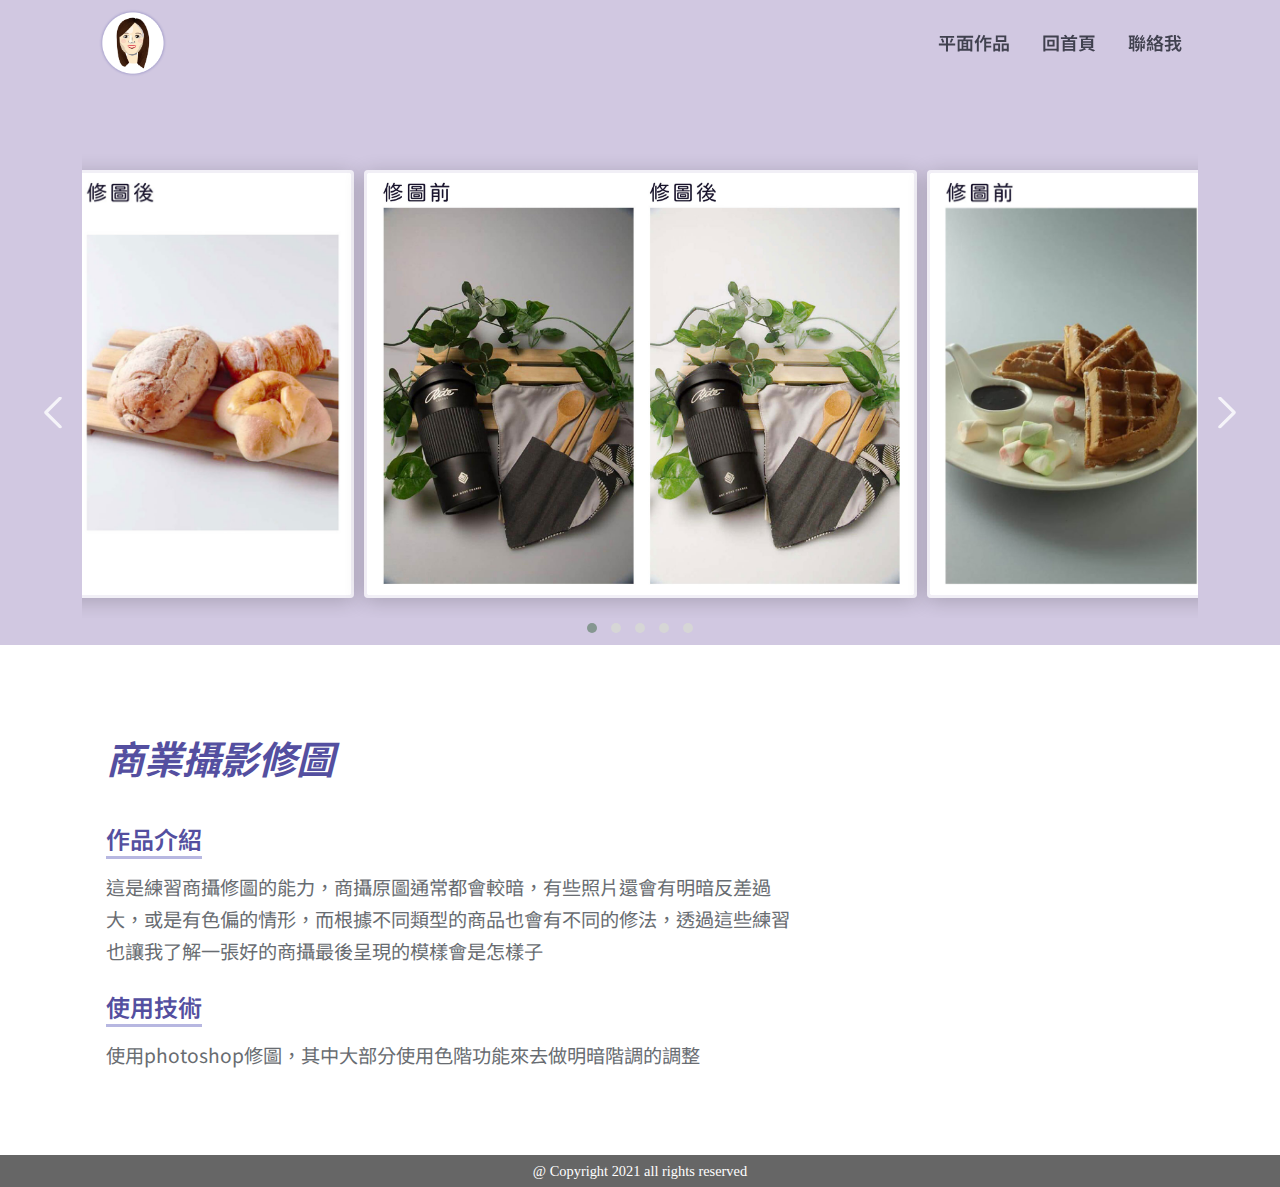
<file: works-eight.html>
<!DOCTYPE html>
<html lang="en">
<head>
	<meta charset="UTF-8">
	<meta name="viewport" content="width=device-width, initial-scale=1.0">
	<title>平面作品-修圖</title>
	<link rel="stylesheet" href="css/base.css">
	<link rel="stylesheet" href="vendor/normalize_css/normalize.css">
	<link rel="stylesheet" href="vendor/bootstrap_5-grid/bootstrap-grid.css">
	<link rel="stylesheet" href="vendor/fontawesome-free-5.15.3-web/css/all.min.css">
	<!-- <link rel="stylesheet" href="https://cdn.jsdelivr.net/bxslider/4.2.12/jquery.bxslider.css"> -->
	<link rel="stylesheet" href="vendor/OwlCarousel2-2.3.4/assets/owl.carousel.min.css">
	<link rel="stylesheet" href="vendor//OwlCarousel2-2.3.4/assets/owl.theme.default.min.css">
	<link rel="stylesheet" href="css/animate.css">
	<link rel="stylesheet" href="css/all.css">
</head>
<body>
	<div class="navbar">
		<div class="container">
			<a href="index.html" class="brand">
				<img src="image/icon/350ppi/brand2.png" alt="">
			</a>
			<ul class="nav">
				<li class="nav-item">
					<a href="index.html #design-works" class="nav-link">平面作品</a>
				</li>
				<li class="nav-item">
					<a href="index.html" class="nav-link">回首頁</a>
				</li>
				<li class="nav-item">
					<a href="index.html #about-me" class="nav-link">聯絡我</a>
				</li>
			</ul>
		</div>
	</div>
	<img class="menu" src="image/icon/menu_open.png" alt="">
	<header>	
	</header>
	<div class="wraper">
		
		<div id="ws-two" class="main hero-1">
			<div class="container">
				<div class="owl-carousel owl-theme imgwidth">
					<div class="image-con">
						<img src="image/works/photo/修圖/合併1.jpg" alt="">
					</div>
					<div class="image-con">
						<img src="image/works/photo/修圖/合併2.jpg" alt="">
					</div>
					<div class="image-con">
						<img src="image/works/photo/修圖/合併3.jpg" alt="">
					</div>
					<div class="image-con">
						<img src="image/works/photo/修圖/合併4.jpg" alt="">
					</div>
					<div class="image-con">
						<img src="image/works/photo/修圖/合併5.jpg" alt="">
						</div>
				</div>
			</div>
		</div>
		<div class="hero-2"></div>
		<section id="works-intro">
			<div class="container">
				<div class="row">
						<div class="col-lg-8 col-12 no-large js-fadeInLeft-2">
							<div class="title-bar m-md-4 m-3 ">
								<h2 class="big-title mb-4">商業攝影修圖</h2>
								<h4 class="title mb-3 ml-3"><span class="span">作品介紹</span></h4>
								<p class="para ml-3">這是練習商攝修圖的能力，商攝原圖通常都會較暗，有些照片還會有明暗反差過大，或是有色偏的情形，而根據不同類型的商品也會有不同的修法，透過這些練習也讓我了解一張好的商攝最後呈現的模樣會是怎樣子</p>
								<h4 class="title mb-3 ml-3 mt-4"><span class="span">使用技術</span></h4>
								<p class="para ml-3">使用photoshop修圖，其中大部分使用色階功能來去做明暗階調的調整</p>
								<!-- <h4 class="title mb-3 ml-3 mt-4"><span class="span">製作媒材</span></h4>
								<p class="para ml-3">平面設計、網頁設計、周邊商品、壓花</p> -->
							</div>
							</div>
				</div>
			</div>
		</section>
		<div class="hero-2"></div>
		<footer>
				<div class="copyright">
						<p class="pa">@ Copyright 2021 all rights reserved</p>
				</div>
		</footer>
	</div>
<script src="vendor/jquery/jquery-3.5.1.min.js"></script>
<script src="https://cdn.jsdelivr.net/npm/popper.js@1.16.1/dist/umd/popper.min.js" integrity="sha384-9/reFTGAW83EW2RDu2S0VKaIzap3H66lZH81PoYlFhbGU+6BZp6G7niu735Sk7lN" crossorigin="anonymous"></script>
<script src="https://cdn.jsdelivr.net/npm/bootstrap@4.5.3/dist/js/bootstrap.min.js" integrity="sha384-w1Q4orYjBQndcko6MimVbzY0tgp4pWB4lZ7lr30WKz0vr/aWKhXdBNmNb5D92v7s" crossorigin="anonymous"></script>
<script src="vendor/isotope/isotope.pkgd.min.js"></script>
<script src="vendor/masonry/masonry.pkgd.min.js"></script>
<!-- <script src="https://cdn.jsdelivr.net/bxslider/4.2.12/jquery.bxslider.min.js"></script> -->
<script src="vendor/OwlCarousel2-2.3.4/owl.carousel.min.js"></script>
<script src="vendor/wow/wow.js"></script>
<script src="vendor/scrollreveal/scrollreveal.min.js"></script>
<script src="all.js"></script>
<script src="works.js"></script>
</body>
</html>
</file>
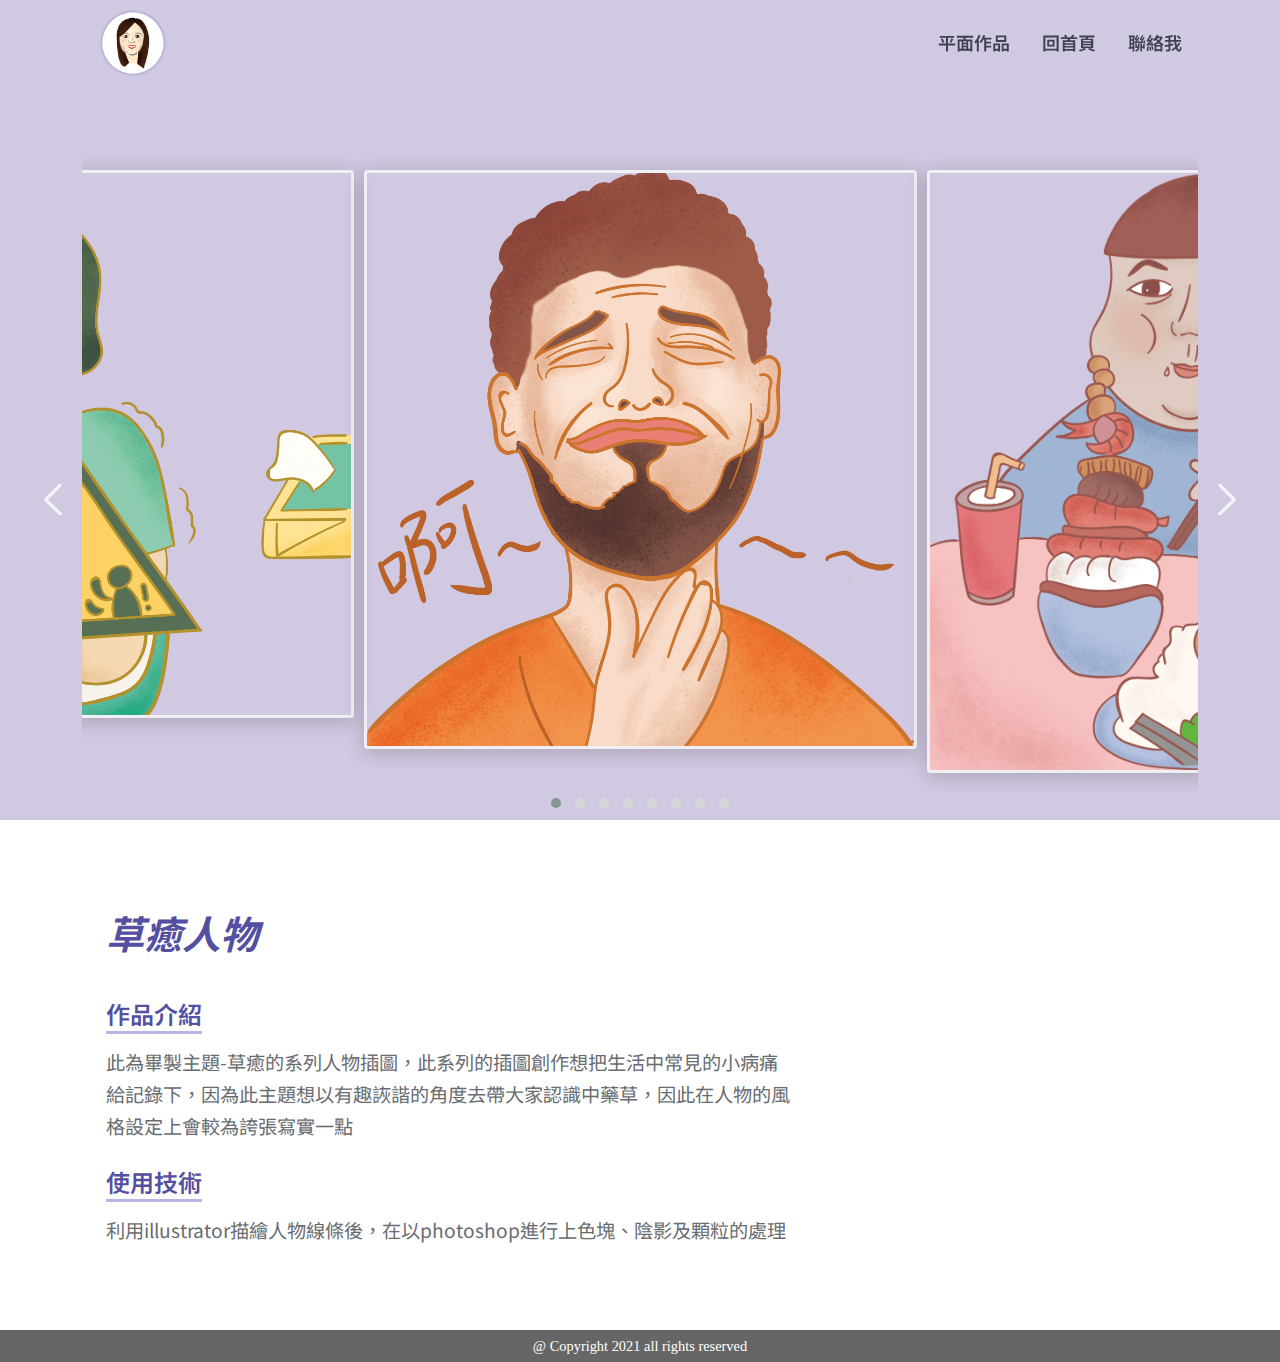
<file: works-four.html>
<!DOCTYPE html>
<html lang="en">
<head>
	<meta charset="UTF-8">
	<meta name="viewport" content="width=device-width, initial-scale=1.0">
	<title>平面設計-插圖</title>
	<link rel="stylesheet" href="css/base.css">
	<link rel="stylesheet" href="vendor/normalize_css/normalize.css">
	<link rel="stylesheet" href="vendor/bootstrap_5-grid/bootstrap-grid.css">
	<link rel="stylesheet" href="vendor/fontawesome-free-5.15.3-web/css/all.min.css">
	<!-- <link rel="stylesheet" href="https://cdn.jsdelivr.net/bxslider/4.2.12/jquery.bxslider.css"> -->
	<link rel="stylesheet" href="vendor/OwlCarousel2-2.3.4/assets/owl.carousel.min.css">
	<link rel="stylesheet" href="vendor//OwlCarousel2-2.3.4/assets/owl.theme.default.min.css">
	<link rel="stylesheet" href="css/animate.css">
	<link rel="stylesheet" href="css/all.css">
</head>
<body>
	<div class="navbar">
		<div class="container">
			<a href="index.html" class="brand">
				<img src="image/icon/350ppi/brand2.png" alt="">
			</a>
			<ul class="nav">
				<li class="nav-item">
					<a href="index.html #design-works" class="nav-link">平面作品</a>
				</li>
				<li class="nav-item">
					<a href="index.html" class="nav-link">回首頁</a>
				</li>
				<li class="nav-item">
					<a href="index.html #about-me" class="nav-link">聯絡我</a>
				</li>
			</ul>
		</div>
	</div>
	<img class="menu" src="image/icon/menu_open.png" alt="">
	<header>	
	</header>
	<div class="wraper">
		<div id="ws-two" class="main hero-1">
			<div class="container">
				<div class="owl-carousel owl-theme imgwidth">
					<div class="image-con">
						<img src="image/works/illustrator/卡痰.png" alt="">
					</div>
					<div class="image-con">
						<img src="image/works/illustrator/吃太多.png" alt="">
					</div>
					<div class="image-con">
						<img src="image/works/illustrator/感冒(方形).png" alt="">
					</div>
					<!-- <div class="image-con">
						<img src="image/works/illustrator/敏感肌.png" alt="">
          </div> -->
          <div class="image-con">
						<img src="image/works/illustrator/臉腫成豬.png" alt="">
					</div>
					<!-- <div class="image-con">
						<img src="image/works/illustrator/熊貓眼.png" alt="">
					</div> -->
					<div class="image-con">
						<img src="image/works/illustrator/金魚腦(新)1.png" alt="">
					</div>
					<div class="image-con">
						<img src="image/works/illustrator/仆街.png" alt="">
          </div>
          <!-- <div class="image-con">
						<img src="image/works/illustrator/戴綠帽.png" alt="">
					</div> -->
					<div class="image-con">
						<img src="image/works/illustrator/追公車2.png" alt="">
					</div>
					<div class="image-con">
						<img src="image/works/illustrator/止瀉(去背).png" alt="">
					</div>
          <!-- <div class="image-con">
						<img src="image/works/illustrator/流鼻血.png" alt="">
					</div> -->
				</div>
			</div>
		</div>
		<div class="hero-2"></div>
		<section id="works-intro">
			<div class="container">
				<div class="row">
						<div class="col-lg-8 col-12 no-large js-fadeInLeft-2">
							<div class="title-bar m-md-4 m-3 ">
								<h2 class="big-title mb-4">草癒人物</h2>
								<h4 class="title mb-3 ml-3"><span class="span">作品介紹</span></h4>
								<p class="para ml-3">此為畢製主題-草癒的系列人物插圖，此系列的插圖創作想把生活中常見的小病痛給記錄下，因為此主題想以有趣詼諧的角度去帶大家認識中藥草，因此在人物的風格設定上會較為誇張寫實一點</p>
								<h4 class="title mb-3 ml-3 mt-4"><span class="span">使用技術</span></h4>
								<p class="para ml-3">利用illustrator描繪人物線條後，在以photoshop進行上色塊、陰影及顆粒的處理</p>
								<!-- <h4 class="title mb-3 ml-3 mt-4"><span class="span">製作媒材</span></h4>
								<p class="para ml-3">平面設計、網頁設計、周邊商品、壓花</p> -->
							</div>
							</div>
				</div>
			</div>
		</section>
		<div class="hero-2"></div>
		<footer>
				<div class="copyright">
						<p class="pa">@ Copyright 2021 all rights reserved</p>
				</div>
		</footer>
	</div>
<script src="vendor/jquery/jquery-3.5.1.min.js"></script>
<script src="https://cdn.jsdelivr.net/npm/popper.js@1.16.1/dist/umd/popper.min.js" integrity="sha384-9/reFTGAW83EW2RDu2S0VKaIzap3H66lZH81PoYlFhbGU+6BZp6G7niu735Sk7lN" crossorigin="anonymous"></script>
<script src="https://cdn.jsdelivr.net/npm/bootstrap@4.5.3/dist/js/bootstrap.min.js" integrity="sha384-w1Q4orYjBQndcko6MimVbzY0tgp4pWB4lZ7lr30WKz0vr/aWKhXdBNmNb5D92v7s" crossorigin="anonymous"></script>
<script src="vendor/isotope/isotope.pkgd.min.js"></script>
<script src="vendor/masonry/masonry.pkgd.min.js"></script>
<!-- <script src="https://cdn.jsdelivr.net/bxslider/4.2.12/jquery.bxslider.min.js"></script> -->
<script src="vendor/OwlCarousel2-2.3.4/owl.carousel.min.js"></script>
<script src="vendor/wow/wow.js"></script>
<script src="vendor/scrollreveal/scrollreveal.min.js"></script>
<script src="all.js"></script>	
<script src="works.js"></script>
</body>
</html>
</file>
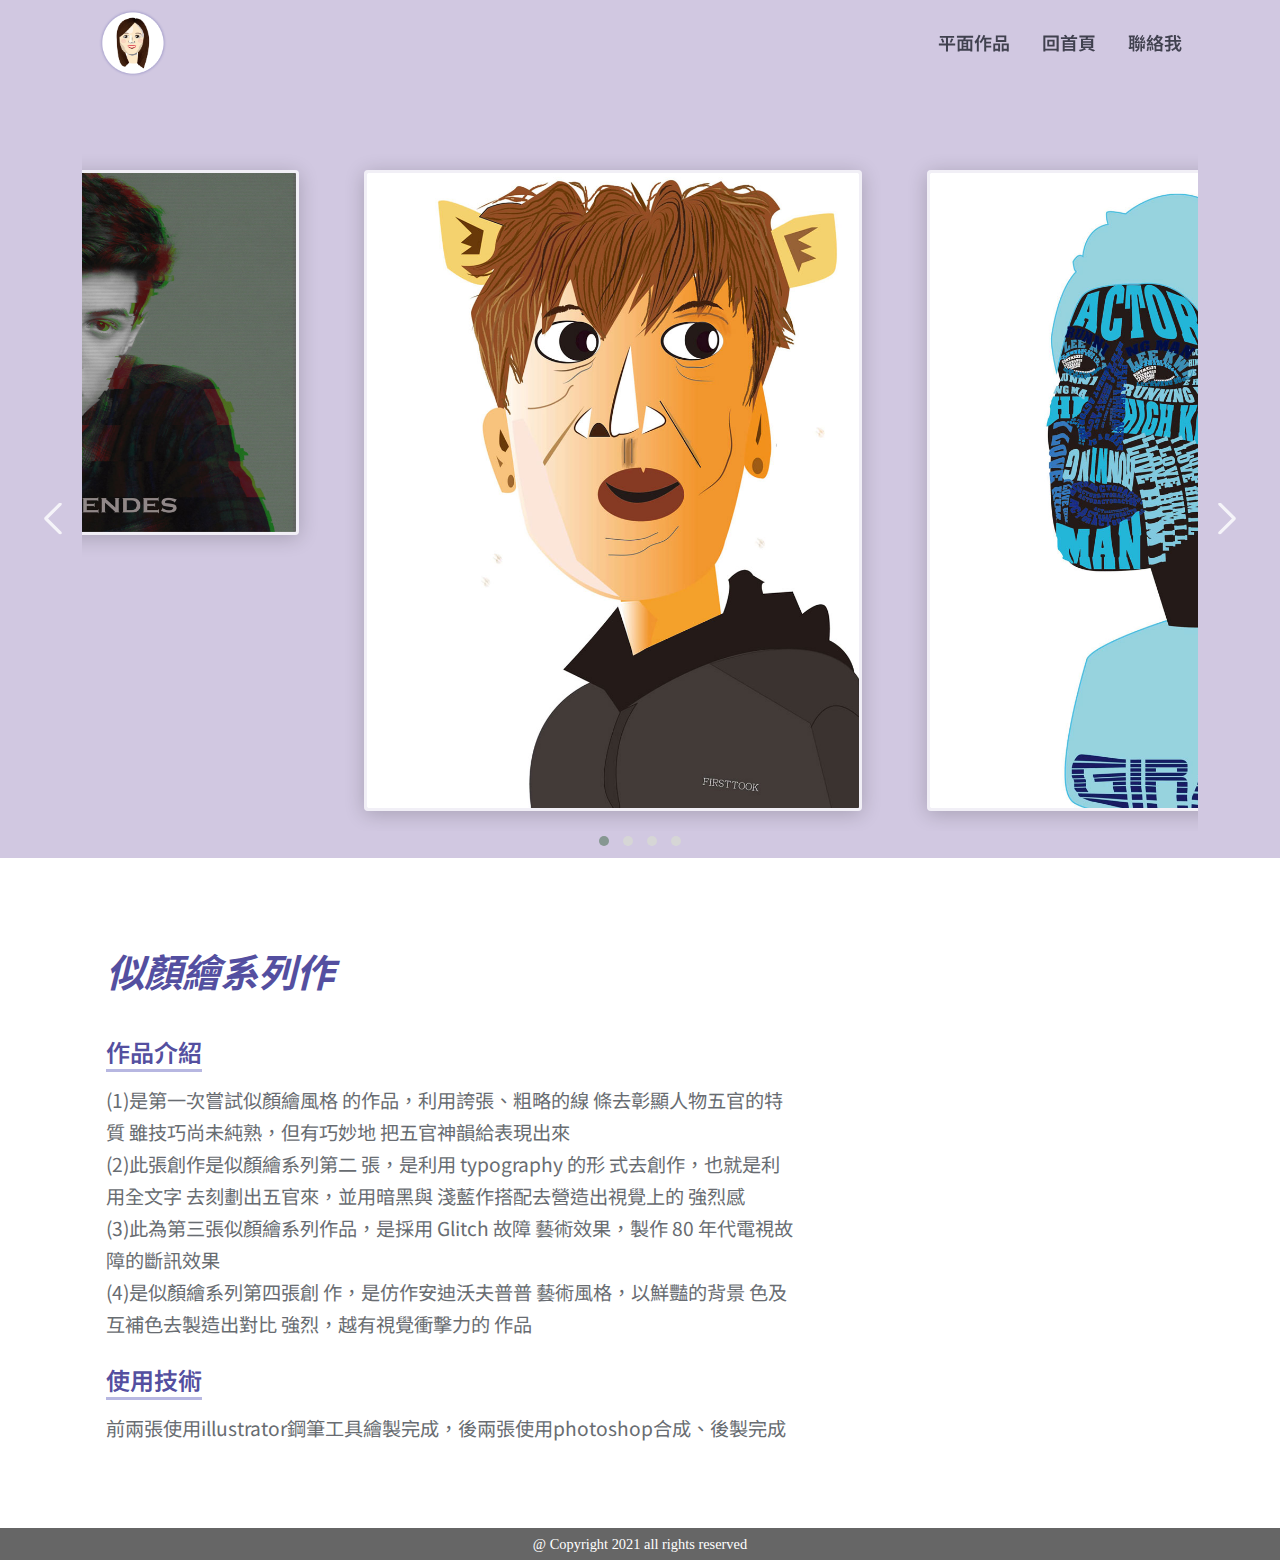
<file: works-nine.html>
<!DOCTYPE html>
<html lang="en">
<head>
	<meta charset="UTF-8">
	<meta name="viewport" content="width=device-width, initial-scale=1.0">
	<title>平面作品-似顏繪</title>
	<link rel="stylesheet" href="css/base.css">
	<link rel="stylesheet" href="vendor/normalize_css/normalize.css">
	<link rel="stylesheet" href="vendor/bootstrap_5-grid/bootstrap-grid.css">
	<link rel="stylesheet" href="vendor/fontawesome-free-5.15.3-web/css/all.min.css">
	<!-- <link rel="stylesheet" href="https://cdn.jsdelivr.net/bxslider/4.2.12/jquery.bxslider.css"> -->
	<link rel="stylesheet" href="vendor/OwlCarousel2-2.3.4/assets/owl.carousel.min.css">
	<link rel="stylesheet" href="vendor//OwlCarousel2-2.3.4/assets/owl.theme.default.min.css">
	<link rel="stylesheet" href="css/animate.css">
	<link rel="stylesheet" href="css/all.css">
</head>
<body>
	<div class="navbar">
		<div class="container">
			<a href="index.html" class="brand">
				<img src="image/icon/350ppi/brand2.png" alt="">
			</a>
			<ul class="nav">
				<li class="nav-item">
					<a href="index.html #design-works" class="nav-link">平面作品</a>
				</li>
				<li class="nav-item">
					<a href="index.html" class="nav-link">回首頁</a>
				</li>
				<li class="nav-item">
					<a href="index.html #about-me" class="nav-link">聯絡我</a>
				</li>
			</ul>
		</div>
	</div>
	<img class="menu" src="image/icon/menu_open.png" alt="">
	<header>	
	</header>
	<div class="wraper">
		<div id="ws-two" class="main hero-1">
			<div class="container">
				<div class="owl-carousel owl-theme imgmiddle">
					<div class="image-con">
						<img src="image/works/illustrator/似顏繪/系列一-1.jpg" alt="">
					</div>
					<div class="image-con">
						<img src="image/works/illustrator/似顏繪/系列二-1.jpg" alt="">
					</div>
					<div class="image-con">
						<img src="image/works/illustrator/似顏繪/系列三-1.jpg" alt="">
					</div>
					<div class="image-con">
						<img src="image/works/illustrator/似顏繪/系列四-1.jpg" alt="">
					</div>
				</div>
			</div>
		</div>
		<div class="hero-2"></div>
		<section id="works-intro">
			<div class="container">
				<div class="row">
						<div class="col-lg-8 col-12 no-large js-fadeInLeft-2">
							<div class="title-bar m-md-4 m-3 ">
								<h2 class="big-title mb-4">似顏繪系列作</h2>
								<h4 class="title mb-3 ml-3"><span class="span">作品介紹</span></h4>
								<p class="para ml-3">(1)是第一次嘗試似顏繪風格
										的作品，利用誇張、粗略的線
										條去彰顯人物五官的特質
										雖技巧尚未純熟，但有巧妙地
										把五官神韻給表現出來<br>(2)此張創作是似顏繪系列第二
										張，是利用 typography 的形
										式去創作，也就是利用全文字
										去刻劃出五官來，並用暗黑與
										淺藍作搭配去營造出視覺上的
										強烈感<br>(3)此為第三張似顏繪系列作品，是採用 Glitch 故障
										藝術效果，製作 80 年代電視故障的斷訊效果<br>(4)是似顏繪系列第四張創
										作，是仿作安迪沃夫普普
										藝術風格，以鮮豔的背景
										色及互補色去製造出對比
										強烈，越有視覺衝擊力的
										作品</p>
								<h4 class="title mb-3 ml-3 mt-4"><span class="span">使用技術</span></h4>
								<p class="para ml-3">前兩張使用illustrator鋼筆工具繪製完成，後兩張使用photoshop合成、後製完成</p>
								<!-- <h4 class="title mb-3 ml-3 mt-4"><span class="span">製作媒材</span></h4>
								<p class="para ml-3">平面設計、網頁設計、周邊商品、壓花</p> -->
							</div>
							</div>
				</div>
			</div>
		</section>
		<div class="hero-2"></div>
		<footer>
				<div class="copyright">
						<p class="pa">@ Copyright 2021 all rights reserved</p>
				</div>
		</footer>
	</div>
<script src="vendor/jquery/jquery-3.5.1.min.js"></script>
<script src="https://cdn.jsdelivr.net/npm/popper.js@1.16.1/dist/umd/popper.min.js" integrity="sha384-9/reFTGAW83EW2RDu2S0VKaIzap3H66lZH81PoYlFhbGU+6BZp6G7niu735Sk7lN" crossorigin="anonymous"></script>
<script src="https://cdn.jsdelivr.net/npm/bootstrap@4.5.3/dist/js/bootstrap.min.js" integrity="sha384-w1Q4orYjBQndcko6MimVbzY0tgp4pWB4lZ7lr30WKz0vr/aWKhXdBNmNb5D92v7s" crossorigin="anonymous"></script>
<script src="vendor/isotope/isotope.pkgd.min.js"></script>
<script src="vendor/masonry/masonry.pkgd.min.js"></script>
<!-- <script src="https://cdn.jsdelivr.net/bxslider/4.2.12/jquery.bxslider.min.js"></script> -->
<script src="vendor/OwlCarousel2-2.3.4/owl.carousel.min.js"></script>
<script src="vendor/wow/wow.js"></script>
<script src="vendor/scrollreveal/scrollreveal.min.js"></script>
<script src="all.js"></script>	
<script src="works.js"></script>
</body>
</html>
</file>
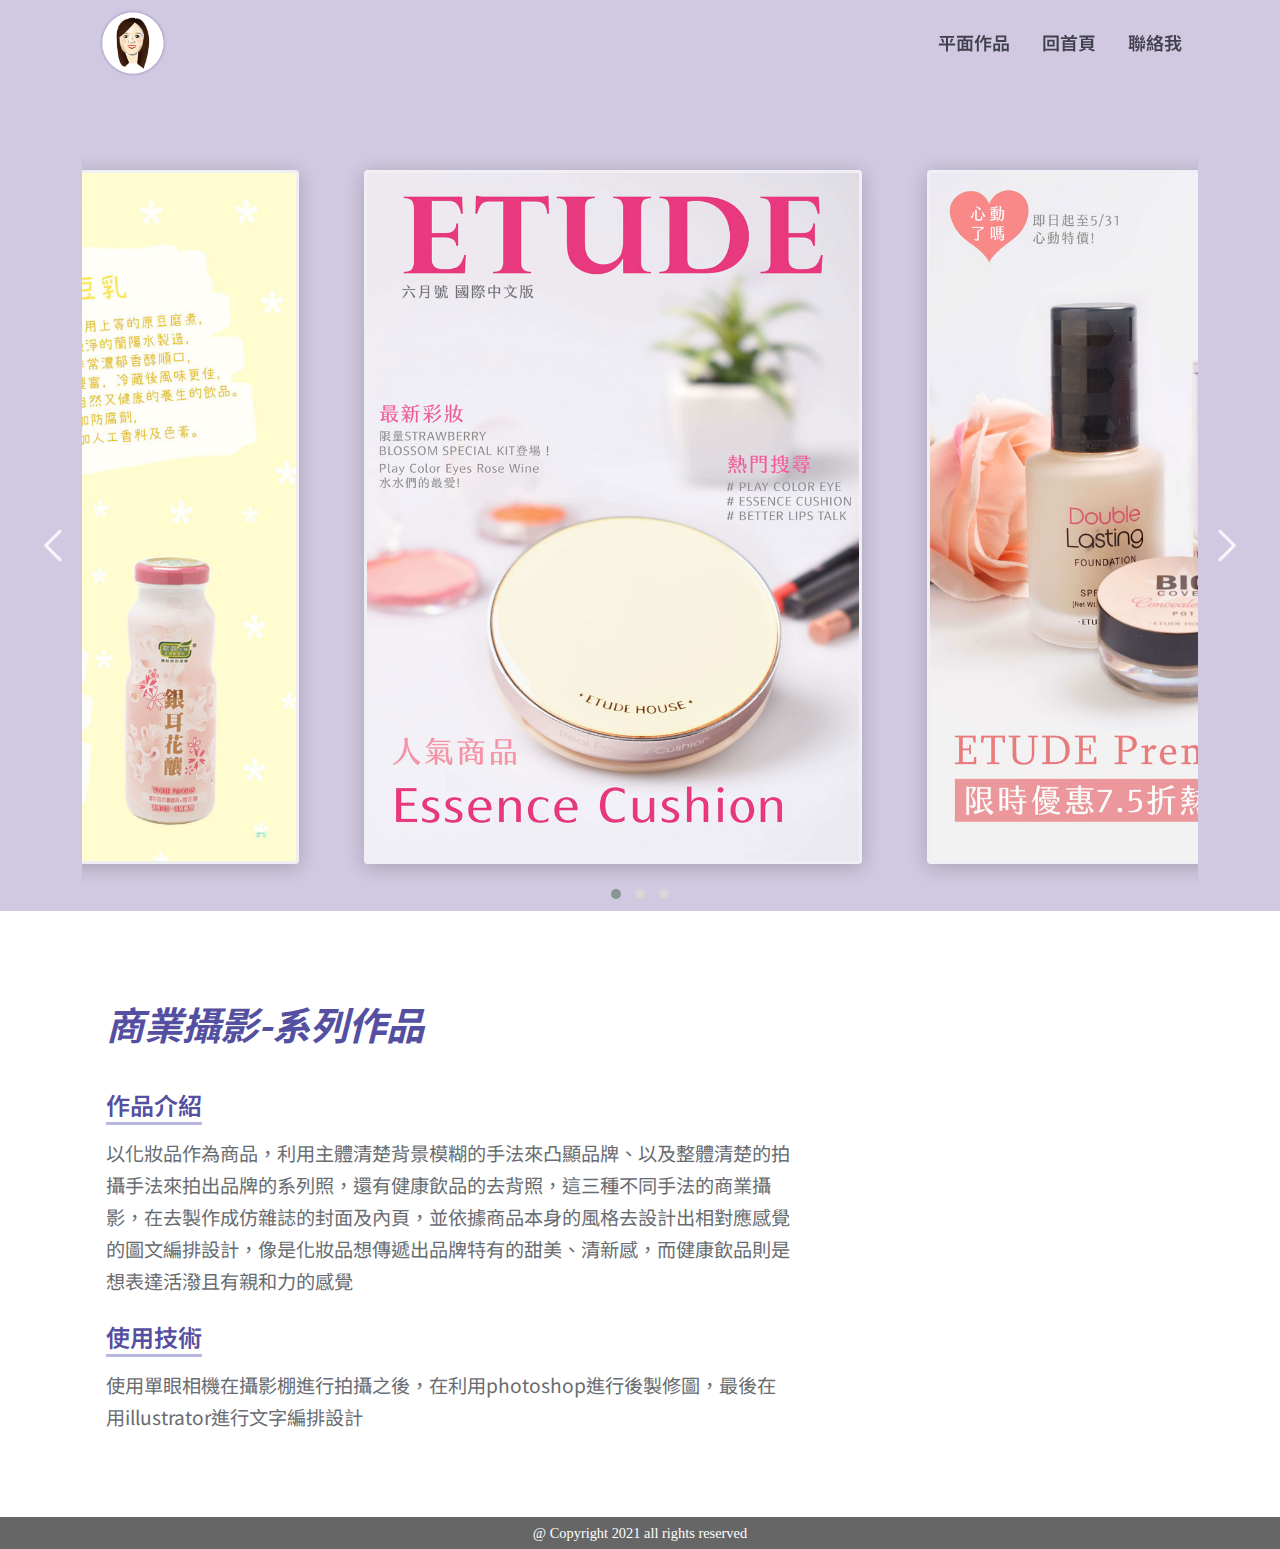
<file: works-one.html>
<!DOCTYPE html>
<html lang="en">
<head>
	<meta charset="UTF-8">
	<meta name="viewport" content="width=device-width, initial-scale=1.0">
	<title>平面作品-商業攝影</title>
	<link rel="stylesheet" href="css/base.css">
	<link rel="stylesheet" href="vendor/normalize_css/normalize.css">
	<link rel="stylesheet" href="vendor/bootstrap_5-grid/bootstrap-grid.css">
	<link rel="stylesheet" href="vendor/fontawesome-free-5.15.3-web/css/all.min.css">
	<!-- <link rel="stylesheet" href="https://cdn.jsdelivr.net/bxslider/4.2.12/jquery.bxslider.css"> -->
	<link rel="stylesheet" href="vendor/OwlCarousel2-2.3.4/assets/owl.carousel.min.css">
	<link rel="stylesheet" href="vendor//OwlCarousel2-2.3.4/assets/owl.theme.default.min.css">
	<link rel="stylesheet" href="css/animate.css">
	<link rel="stylesheet" href="css/all.css">
</head>
<body>
	<div class="navbar">
		<div class="container">
			<a href="index.html" class="brand">
				<img src="image/icon/350ppi/brand2.png" alt="">
			</a>
			<ul class="nav">
				<li class="nav-item">
					<a href="index.html #design-works" class="nav-link">平面作品</a>
				</li>
				<li class="nav-item">
					<a href="index.html" class="nav-link">回首頁</a>
				</li>
				<li class="nav-item">
					<a href="index.html #about-me" class="nav-link">聯絡我</a>
				</li>
			</ul>
		</div>
	</div>
	<img class="menu" src="image/icon/menu_open.png" alt="">
	<header>	
	</header>
	<div class="wraper">
		<section id="ws-two" class="main hero-1">
			<div class="container">
				<div class="owl-carousel owl-theme imgmiddle">
					<div class="image-con">
						<img src="image/works/photo/商業攝影/雜誌封面1.2.jpg" alt="">
					</div>
					<div class="image-con">
						<img src="image/works/photo/商業攝影/雜誌內頁P1.jpg" alt="">
					</div>
					<div class="image-con">
						<img src="image/works/photo/商業攝影/雜誌內頁p2.2.jpg" alt="">
					</div>
				</div>
			</div>
		</section>
		<div class="hero-2"></div>
		<section id="works-intro">
			<div class="container">
				<div class="row">
						<div class="col-lg-8 col-12 no-large js-fadeInLeft-2">
							<div class="title-bar m-md-4 m-3 ">
								<h2 class="big-title mb-4">商業攝影-系列作品</h2>
								<h4 class="title mb-3 ml-3"><span class="span">作品介紹</span></h4>
								<p class="para ml-3">以化妝品作為商品，利用主體清楚背景模糊的手法來凸顯品牌、以及整體清楚的拍攝手法來拍出品牌的系列照，還有健康飲品的去背照，這三種不同手法的商業攝影，在去製作成仿雜誌的封面及內頁，並依據商品本身的風格去設計出相對應感覺的圖文編排設計，像是化妝品想傳遞出品牌特有的甜美、清新感，而健康飲品則是想表達活潑且有親和力的感覺</p>
								<h4 class="title mb-3 ml-3 mt-4"><span class="span">使用技術</span></h4>
								<p class="para ml-3">使用單眼相機在攝影棚進行拍攝之後，在利用photoshop進行後製修圖，最後在用illustrator進行文字編排設計</p>
								<!-- <h4 class="title mb-3 ml-3 mt-4"><span class="span">製作媒材</span></h4>
								<p class="para ml-3">平面設計、網頁設計、周邊商品、壓花</p> -->
							</div>
							</div>
				</div>
			</div>
		</section>
		<div class="hero-2"></div>
		<footer>
				<div class="copyright">
						<p class="pa">@ Copyright 2021 all rights reserved</p>
				</div>
		</footer>
	</div>
<script src="vendor/jquery/jquery-3.5.1.min.js"></script>
<script src="https://cdn.jsdelivr.net/npm/popper.js@1.16.1/dist/umd/popper.min.js" integrity="sha384-9/reFTGAW83EW2RDu2S0VKaIzap3H66lZH81PoYlFhbGU+6BZp6G7niu735Sk7lN" crossorigin="anonymous"></script>
<script src="https://cdn.jsdelivr.net/npm/bootstrap@4.5.3/dist/js/bootstrap.min.js" integrity="sha384-w1Q4orYjBQndcko6MimVbzY0tgp4pWB4lZ7lr30WKz0vr/aWKhXdBNmNb5D92v7s" crossorigin="anonymous"></script>
<script src="vendor/isotope/isotope.pkgd.min.js"></script>
<script src="vendor/masonry/masonry.pkgd.min.js"></script>
<!-- <script src="https://cdn.jsdelivr.net/bxslider/4.2.12/jquery.bxslider.min.js"></script> -->
<script src="vendor/OwlCarousel2-2.3.4/owl.carousel.min.js"></script>
<script src="vendor/wow/wow.js"></script>
<script src="vendor/scrollreveal/scrollreveal.min.js"></script>
<script src="all.js"></script>	
<script src="works.js"></script>
</body>
</html>
</file>
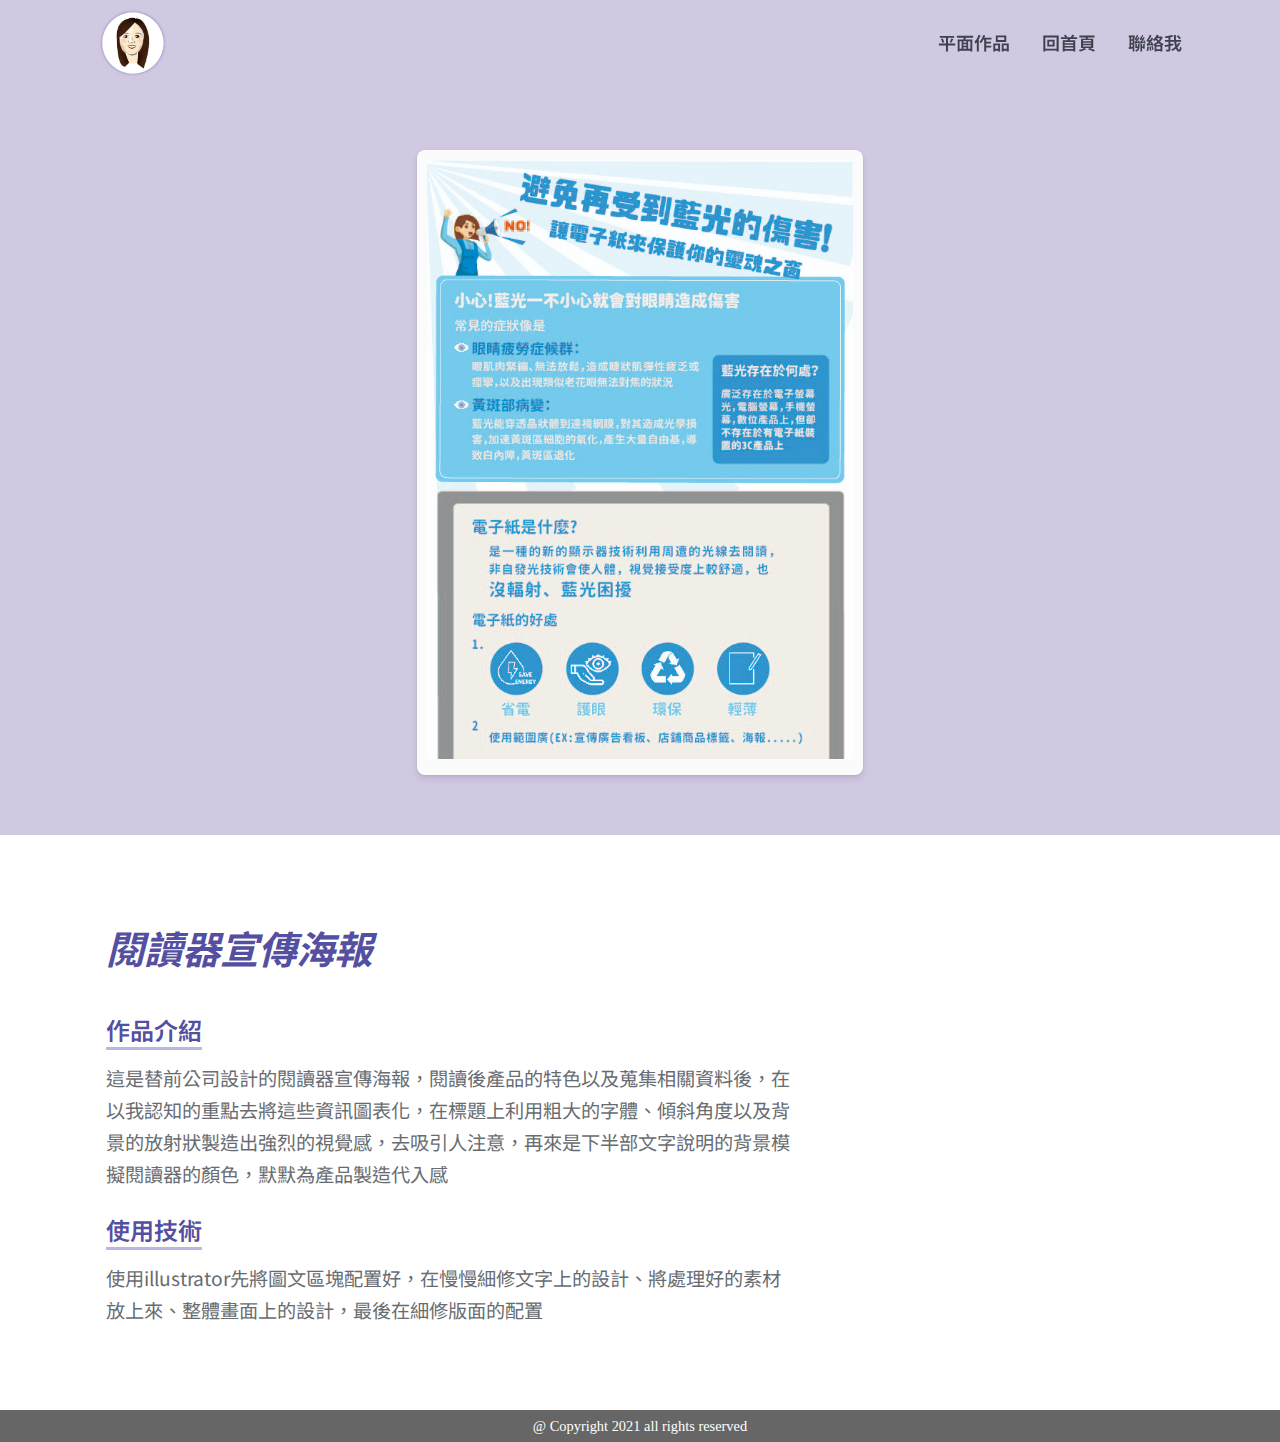
<file: works-seven.html>
<!DOCTYPE html>
<html lang="en">
<head>
	<meta charset="UTF-8">
	<meta name="viewport" content="width=device-width, initial-scale=1.0">
	<title>平面作品-海報</title>
	<link rel="stylesheet" href="css/base.css">
	<link rel="stylesheet" href="vendor/normalize_css/normalize.css">
	<link rel="stylesheet" href="vendor/bootstrap_5-grid/bootstrap-grid.css">
	<link rel="stylesheet" href="vendor/fontawesome-free-5.15.3-web/css/all.min.css">
	<link rel="stylesheet" href="css/animate.css">
	<link rel="stylesheet" href="css/all.css">
</head>
<body>
	<div class="navbar">
		<div class="container">
			<a href="index.html" class="brand">
				<img src="image/icon/350ppi/brand2.png" alt="">
			</a>
			<ul class="nav">
				<li class="nav-item">
					<a href="index.html #design-works" class="nav-link">平面作品</a>
				</li>
				<li class="nav-item">
					<a href="index.html" class="nav-link">回首頁</a>
				</li>
				<li class="nav-item">
					<a href="index.html #about-me" class="nav-link">聯絡我</a>
				</li>
			</ul>
		</div>
	</div>
	<img class="menu" src="image/icon/menu_open.png" alt="">
	<header>	
	</header>
	<div class="wraper">
		<div id="ws-seven" class="main hero">
			<div class="container">
				<div class="card">
					<img class="sevenimg" src="image/works/graphic design/藍光對眼睛的傷害與電子紙的好處.jpg" alt="">
				</div>
			</div>
		</div>
		<div class="hero-2"></div>
		<section id="works-intro">
			<div class="container">
				<div class="row">
						<div class="col-lg-8 col-12 no-large js-fadeInLeft-2">
							<div class="title-bar m-md-4 m-3 ">
								<h2 class="big-title mb-4">閱讀器宣傳海報</h2>
								<h4 class="title mb-3 ml-3"><span class="span">作品介紹</span></h4>
								<p class="para ml-3">這是替前公司設計的閱讀器宣傳海報，閱讀後產品的特色以及蒐集相關資料後，在以我認知的重點去將這些資訊圖表化，在標題上利用粗大的字體、傾斜角度以及背景的放射狀製造出強烈的視覺感，去吸引人注意，再來是下半部文字說明的背景模擬閱讀器的顏色，默默為產品製造代入感</p>
								<h4 class="title mb-3 ml-3 mt-4"><span class="span">使用技術</span></h4>
								<p class="para ml-3">使用illustrator先將圖文區塊配置好，在慢慢細修文字上的設計、將處理好的素材放上來、整體畫面上的設計，最後在細修版面的配置</p>
								<!-- <h4 class="title mb-3 ml-3 mt-4"><span class="span">製作媒材</span></h4>
								<p class="para ml-3">平面設計、網頁設計、周邊商品、壓花</p> -->
							</div>
							</div>
				</div>
			</div>
		</section>
		<div class="hero-2"></div>
		<footer>
				<div class="copyright">
						<p class="pa">@ Copyright 2021 all rights reserved</p>
				</div>
		</footer>
  </div>
  <script src="vendor/jquery/jquery-3.5.1.min.js"></script>
  <script src="https://cdn.jsdelivr.net/npm/popper.js@1.16.1/dist/umd/popper.min.js" integrity="sha384-9/reFTGAW83EW2RDu2S0VKaIzap3H66lZH81PoYlFhbGU+6BZp6G7niu735Sk7lN" crossorigin="anonymous"></script>
  <script src="https://cdn.jsdelivr.net/npm/bootstrap@4.5.3/dist/js/bootstrap.min.js" integrity="sha384-w1Q4orYjBQndcko6MimVbzY0tgp4pWB4lZ7lr30WKz0vr/aWKhXdBNmNb5D92v7s" crossorigin="anonymous"></script>
  <script src="vendor/isotope/isotope.pkgd.min.js"></script>
  <script src="vendor/masonry/masonry.pkgd.min.js"></script>
  <!-- <script src="https://cdn.jsdelivr.net/bxslider/4.2.12/jquery.bxslider.min.js"></script> -->
  <script src="vendor/OwlCarousel2-2.3.4/owl.carousel.min.js"></script>
	<script src="vendor/wow/wow.js"></script>
	<script src="vendor/scrollreveal/scrollreveal.min.js"></script>
  <script src="all.js"></script>
  <script src="works.js"></script>
</body>
</html>
</file>
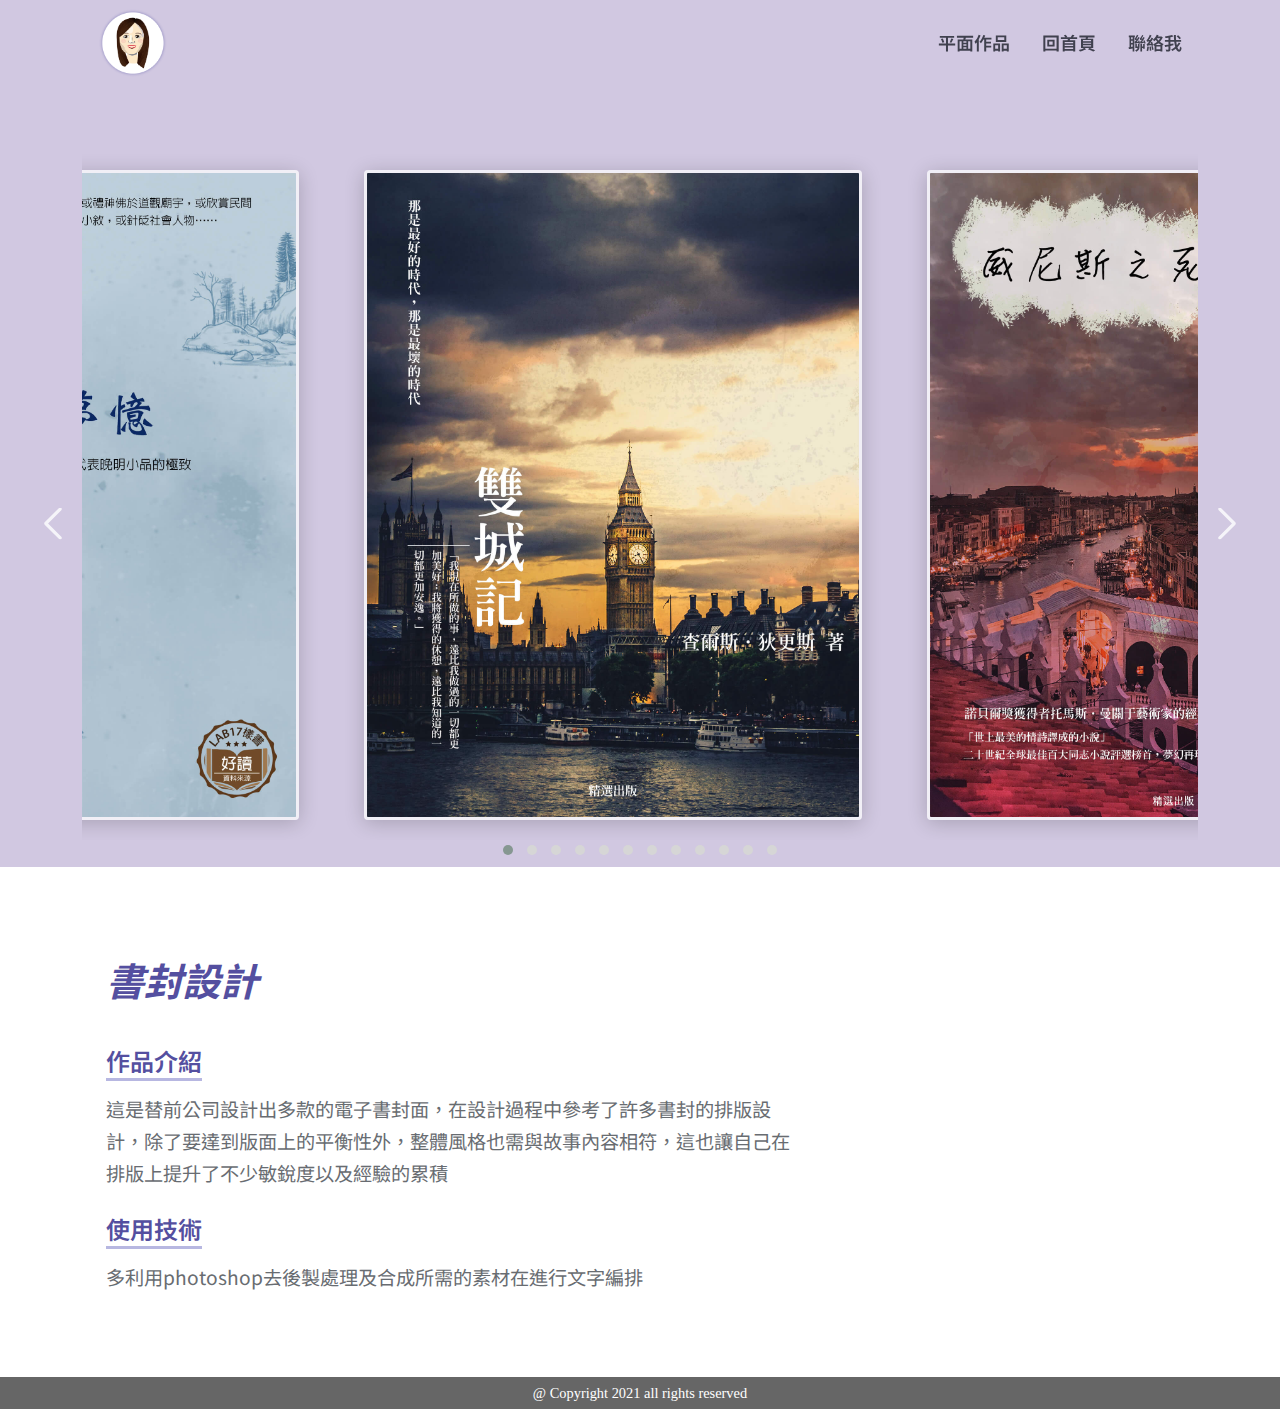
<file: works-six.html>
<!DOCTYPE html>
<html lang="en">
<head>
	<meta charset="UTF-8">
	<meta name="viewport" content="width=device-width, initial-scale=1.0">
	<title>平面作品-書封設計</title>
	<link rel="stylesheet" href="css/base.css">
	<link rel="stylesheet" href="vendor/normalize_css/normalize.css">
	<link rel="stylesheet" href="vendor/bootstrap_5-grid/bootstrap-grid.css">
	<link rel="stylesheet" href="vendor/fontawesome-free-5.15.3-web/css/all.min.css">
	<!-- <link rel="stylesheet" href="https://cdn.jsdelivr.net/bxslider/4.2.12/jquery.bxslider.css"> -->
	<link rel="stylesheet" href="vendor/OwlCarousel2-2.3.4/assets/owl.carousel.min.css">
	<link rel="stylesheet" href="vendor//OwlCarousel2-2.3.4/assets/owl.theme.default.min.css">
	<link rel="stylesheet" href="css/animate.css">
	<link rel="stylesheet" href="css/all.css">
</head>
<body>
	<div class="navbar">
		<div class="container">
			<a href="index.html" class="brand">
				<img src="image/icon/350ppi/brand2.png" alt="">
			</a>
			<ul class="nav">
				<li class="nav-item">
					<a href="index.html #design-works" class="nav-link">平面作品</a>
				</li>
				<li class="nav-item">
					<a href="index.html" class="nav-link">回首頁</a>
				</li>
				<li class="nav-item">
					<a href="index.html #about-me" class="nav-link">聯絡我</a>
				</li>
			</ul>
		</div>
	</div>
	<img class="menu" src="image/icon/menu_open.png" alt="">
	<header>	
	</header>
	<div class="wraper">
		<div id="ws-two" class="main hero-1">
			<div class="container">
				<div class="owl-carousel owl-theme imgmiddle">
					<div class="image-con">
						<img src="image/works/book cover/00098_tpl014.jpg" alt="">
					</div>
					<div class="image-con">
						<img src="image/works/book cover/00106_tpl010.jpg" alt="">
					</div>
					<div class="image-con">
						<img src="image/works/book cover/00130_tpl013.jpg" alt="">
					</div>
					<div class="image-con">
						<img src="image/works/book cover/E00001_tpl002.jpg" alt="">
          </div>
          <div class="image-con">
						<img src="image/works/book cover/E00021_tpl005.jpg" alt="">
					</div>
					<div class="image-con">
						<img src="image/works/book cover/H00071_tpl003.jpg" alt="">
					</div>
					<div class="image-con">
						<img src="image/works/book cover/H00113_tpl006.jpg" alt="">
					</div>
					<div class="image-con">
						<img src="image/works/book cover/H00114_tpl001.jpg" alt="">
          </div>
          <div class="image-con">
						<img src="image/works/book cover/H00116_tpl002.jpg" alt="">
					</div>
					<div class="image-con">
						<img src="image/works/book cover/H00118_tpl010.jpg" alt="">
					</div>
					<div class="image-con">
						<img src="image/works/book cover/H00167_tpl013.jpg" alt="">
					</div>
					<!-- <div class="image-con">
						<img src="image/works/photo/主題攝影/IMG_7499.JPG" alt="">
          </div> -->
          <div class="image-con">
						<img src="image/works/book cover/H00242_tpl012.jpg" alt="">
					</div>
				</div>
			</div>
		</div>
		<div class="hero-2"></div>
		<section id="works-intro">
			<div class="container">
				<div class="row">
						<div class="col-lg-8 col-12 no-large js-fadeInLeft-2">
							<div class="title-bar m-md-4 m-3 ">
								<h2 class="big-title mb-4">書封設計</h2>
								<h4 class="title mb-3 ml-3"><span class="span">作品介紹</span></h4>
								<p class="para ml-3">這是替前公司設計出多款的電子書封面，在設計過程中參考了許多書封的排版設計，除了要達到版面上的平衡性外，整體風格也需與故事內容相符，這也讓自己在排版上提升了不少敏銳度以及經驗的累積</p>
								<h4 class="title mb-3 ml-3 mt-4"><span class="span">使用技術</span></h4>
								<p class="para ml-3">多利用photoshop去後製處理及合成所需的素材在進行文字編排</p>
								<!-- <h4 class="title mb-3 ml-3 mt-4"><span class="span">製作媒材</span></h4>
								<p class="para ml-3">平面設計、網頁設計、周邊商品、壓花</p> -->
							</div>
							</div>
				</div>
			</div>
		</section>
		<div class="hero-2"></div>
		<footer>
				<div class="copyright">
						<p class="pa">@ Copyright 2021 all rights reserved</p>
				</div>
		</footer>
	</div>
<script src="vendor/jquery/jquery-3.5.1.min.js"></script>
<script src="https://cdn.jsdelivr.net/npm/popper.js@1.16.1/dist/umd/popper.min.js" integrity="sha384-9/reFTGAW83EW2RDu2S0VKaIzap3H66lZH81PoYlFhbGU+6BZp6G7niu735Sk7lN" crossorigin="anonymous"></script>
<script src="https://cdn.jsdelivr.net/npm/bootstrap@4.5.3/dist/js/bootstrap.min.js" integrity="sha384-w1Q4orYjBQndcko6MimVbzY0tgp4pWB4lZ7lr30WKz0vr/aWKhXdBNmNb5D92v7s" crossorigin="anonymous"></script>
<script src="vendor/isotope/isotope.pkgd.min.js"></script>
<script src="vendor/masonry/masonry.pkgd.min.js"></script>
<!-- <script src="https://cdn.jsdelivr.net/bxslider/4.2.12/jquery.bxslider.min.js"></script> -->
<script src="vendor/OwlCarousel2-2.3.4/owl.carousel.min.js"></script>
<script src="vendor/wow/wow.js"></script>
<script src="vendor/scrollreveal/scrollreveal.min.js"></script>
<script src="all.js"></script>
<script src="works.js"></script>	
</body>
</html>
</file>
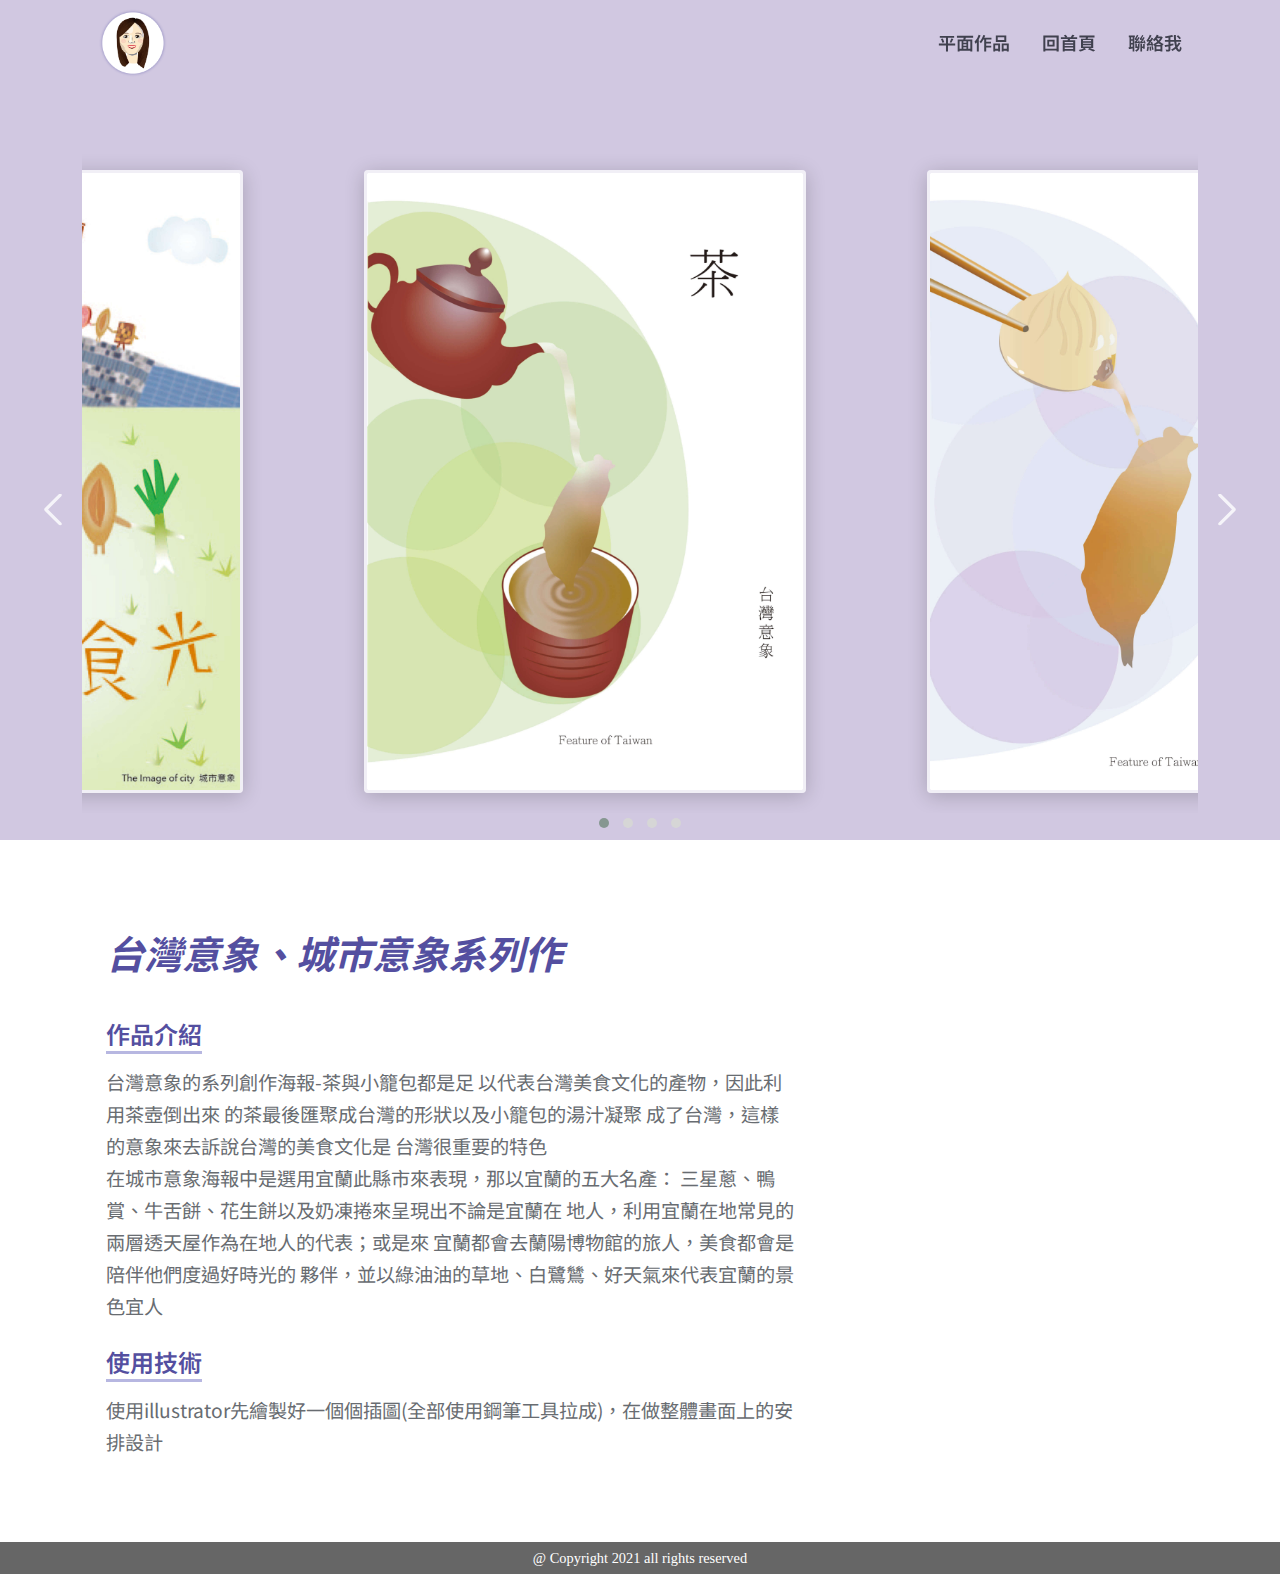
<file: works-three.html>
<!DOCTYPE html>
<html lang="en">
<head>
	<meta charset="UTF-8">
	<meta name="viewport" content="width=device-width, initial-scale=1.0">
	<title>平面作品-海報</title>
	<link rel="stylesheet" href="css/base.css">
	<link rel="stylesheet" href="vendor/normalize_css/normalize.css">
	<link rel="stylesheet" href="vendor/bootstrap_5-grid/bootstrap-grid.css">
	<link rel="stylesheet" href="vendor/fontawesome-free-5.15.3-web/css/all.min.css">
	<!-- <link rel="stylesheet" href="https://cdn.jsdelivr.net/bxslider/4.2.12/jquery.bxslider.css"> -->
	<link rel="stylesheet" href="vendor/OwlCarousel2-2.3.4/assets/owl.carousel.min.css">
	<link rel="stylesheet" href="vendor//OwlCarousel2-2.3.4/assets/owl.theme.default.min.css">
	<link rel="stylesheet" href="css/animate.css">
	<link rel="stylesheet" href="css/all.css">
</head>
<body>
	<div class="navbar">
		<div class="container">
			<a href="index.html" class="brand">
				<img src="image/icon/350ppi/brand2.png" alt="">
			</a>
			<ul class="nav">
				<li class="nav-item">
					<a href="index.html #design-works" class="nav-link">平面作品</a>
				</li>
				<li class="nav-item">
					<a href="index.html" class="nav-link">回首頁</a>
				</li>
				<li class="nav-item">
					<a href="index.html #about-me" class="nav-link">聯絡我</a>
				</li>
			</ul>
		</div>
	</div>
	<img class="menu" src="image/icon/menu_open.png" alt="">
	<header>	
	</header>
	<div class="wraper">
		<div id="ws-two" class="main hero-1">
			<div class="container">
				<div class="owl-carousel owl-theme">
					<div class="image-con">
						<img src="image/works/graphic design/海報/台灣意象 海報一.jpg" alt="">
					</div>
					<div class="image-con">
						<img src="image/works/graphic design/海報/台灣意象 海報二.jpg" alt="">
					</div>
					<div class="image-con">
						<img src="image/works/graphic design/海報/城市意象  海報一 1.jpg" alt="">
					</div>
					<div class="image-con">
						<img src="image/works/graphic design/海報/城市意象  海報二 1.jpg" alt="">
					</div>
				</div>
			</div>
		</div>
		<div class="hero-2"></div>
		<section id="works-intro">
			<div class="container">
				<div class="row">
						<div class="col-lg-8 col-12 no-large js-fadeInLeft-2">
							<div class="title-bar m-md-4 m-3 ">
								<h2 class="big-title mb-4">台灣意象、城市意象系列作</h2>
								<h4 class="title mb-3 ml-3"><span class="span">作品介紹</span></h4>
								<p class="para ml-3">台灣意象的系列創作海報-茶與小籠包都是足
										以代表台灣美食文化的產物，因此利用茶壺倒出來
										的茶最後匯聚成台灣的形狀以及小籠包的湯汁凝聚
										成了台灣，這樣的意象來去訴說台灣的美食文化是
										台灣很重要的特色
										<br>
										在城市意象海報中是選用宜蘭此縣市來表現，那以宜蘭的五大名產：
										三星蔥、鴨賞、牛舌餅、花生餅以及奶凍捲來呈現出不論是宜蘭在
										地人，利用宜蘭在地常見的兩層透天屋作為在地人的代表；或是來
										宜蘭都會去蘭陽博物館的旅人，美食都會是陪伴他們度過好時光的
										夥伴，並以綠油油的草地、白鷺鷥、好天氣來代表宜蘭的景色宜人
									</p>
								<h4 class="title mb-3 ml-3 mt-4"><span class="span">使用技術</span></h4>
								<p class="para ml-3">使用illustrator先繪製好一個個插圖(全部使用鋼筆工具拉成)，在做整體畫面上的安排設計</p>
								<!-- <h4 class="title mb-3 ml-3 mt-4"><span class="span">製作媒材</span></h4>
								<p class="para ml-3">平面設計、網頁設計、周邊商品、壓花</p> -->
							</div>
							</div>
				</div>
			</div>
		</section>
		<div class="hero-2"></div>
		<footer>
				<div class="copyright">
						<p class="pa">@ Copyright 2021 all rights reserved</p>
				</div>
		</footer>
	</div>
<script src="vendor/jquery/jquery-3.5.1.min.js"></script>
<script src="https://cdn.jsdelivr.net/npm/popper.js@1.16.1/dist/umd/popper.min.js" integrity="sha384-9/reFTGAW83EW2RDu2S0VKaIzap3H66lZH81PoYlFhbGU+6BZp6G7niu735Sk7lN" crossorigin="anonymous"></script>
<script src="https://cdn.jsdelivr.net/npm/bootstrap@4.5.3/dist/js/bootstrap.min.js" integrity="sha384-w1Q4orYjBQndcko6MimVbzY0tgp4pWB4lZ7lr30WKz0vr/aWKhXdBNmNb5D92v7s" crossorigin="anonymous"></script>
<script src="vendor/isotope/isotope.pkgd.min.js"></script>
<script src="vendor/masonry/masonry.pkgd.min.js"></script>
<!-- <script src="https://cdn.jsdelivr.net/bxslider/4.2.12/jquery.bxslider.min.js"></script> -->
<script src="vendor/OwlCarousel2-2.3.4/owl.carousel.min.js"></script>
<script src="vendor/wow/wow.js"></script>
<script src="vendor/scrollreveal/scrollreveal.min.js"></script>
<script src="all.js"></script>	
<script src="works.js"></script>
</body>
</html>
</file>
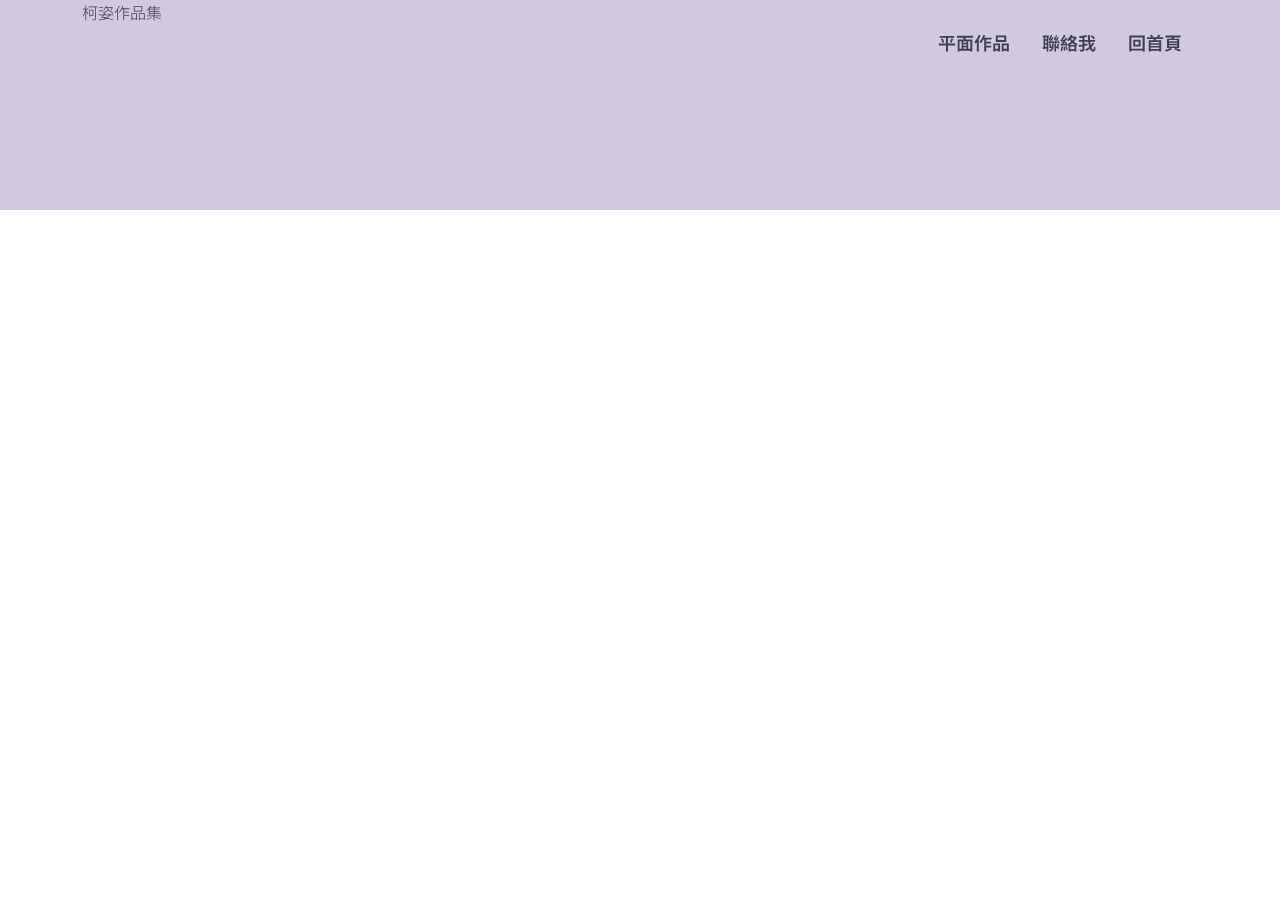
<file: works-twelve.html>
<!DOCTYPE html>
<html lang="en">
<head>
	<meta charset="UTF-8">
	<meta name="viewport" content="width=device-width, initial-scale=1.0">
	<title>Document</title>
	<link rel="stylesheet" href="css/base.css">
	<link rel="stylesheet" href="vendor/normalize_css/normalize.css">
	<link rel="stylesheet" href="vendor/bootstrap_5-grid/bootstrap-grid.css">
	<link rel="stylesheet" href="vendor/fontawesome-free-5.15.3-web/css/all.min.css">
	<!-- <link rel="stylesheet" href="https://cdn.jsdelivr.net/bxslider/4.2.12/jquery.bxslider.css"> -->
	<link rel="stylesheet" href="vendor/OwlCarousel2-2.3.4/assets/owl.carousel.min.css">
	<link rel="stylesheet" href="vendor//OwlCarousel2-2.3.4/assets/owl.theme.default.min.css">
	<link rel="stylesheet" href="css/animate.css">
	<link rel="stylesheet" href="css/all.css">
</head>
<body>
	<div class="wraper">
		<header>
			<div class="navbar">
				<div class="container">
					<a href="#index.html" class="brand">柯姿作品集</a>
					<ul class="nav">
						<li class="nav-item">
							<a href="#about-me" class="nav-link">平面作品</a>
						</li>
						<li class="nav-item">
							<a href="#design-works" class="nav-link">聯絡我</a>
						</li>
						<li class="nav-item">
							<a href="#design-works" class="nav-link">回首頁</a>
						</li>
					</ul>
				</div>
			</div>
		</header>
		<div id="ws-two" class="main hero">
			<div class="container">
				<div class="owl-carousel owl-theme imgmiddle">
					<div class="image-con">
						<img src="image/works/graphic design/放風箏/logo.JPG" alt="">
					</div>
					<div class="image-con">
						<img src="image/works/graphic design/放風箏/名片.JPG" alt="">
					</div>
					<div class="image-con">
						<img src="image/works/graphic design/放風箏/名片2.JPG" alt="">
					</div>
					<!-- <div class="image-con">
						<img src="image/works/graphic design/放風箏/識別證.JPG" alt="">
          </div>
          <div class="image-con">
						<img src="image/works/graphic design/放風箏/水瓶.JPG" alt="">
					</div> -->
					<div class="image-con">
						<img src="image/works/graphic design/放風箏/扇子.JPG" alt="">
					</div>
					<!-- <div class="image-con">
						<img src="image/works/graphic design/放風箏/帆布袋.JPG" alt="">
					</div> -->
				</div>
			</div>
		</div>
		<footer></footer>
	</div>
<script src="vendor/jquery/jquery-3.5.1.min.js"></script>
<script src="https://cdn.jsdelivr.net/npm/popper.js@1.16.1/dist/umd/popper.min.js" integrity="sha384-9/reFTGAW83EW2RDu2S0VKaIzap3H66lZH81PoYlFhbGU+6BZp6G7niu735Sk7lN" crossorigin="anonymous"></script>
<script src="https://cdn.jsdelivr.net/npm/bootstrap@4.5.3/dist/js/bootstrap.min.js" integrity="sha384-w1Q4orYjBQndcko6MimVbzY0tgp4pWB4lZ7lr30WKz0vr/aWKhXdBNmNb5D92v7s" crossorigin="anonymous"></script>
<script src="vendor/isotope/isotope.pkgd.min.js"></script>
<script src="vendor/masonry/masonry.pkgd.min.js"></script>
<!-- <script src="https://cdn.jsdelivr.net/bxslider/4.2.12/jquery.bxslider.min.js"></script> -->
<script src="vendor/OwlCarousel2-2.3.4/owl.carousel.min.js"></script>
<script src="vendor/wow/wow.js"></script>
<script src="all.js"></script>	
</body>
</html>
</file>
<file: css/base.css>
/**
 * Base
 * Copyright 2020
 * Author
 * Licensed 
 */
/*------------------------------------*\
    Content
\*------------------------------------*/
/**
 * Content
 * Core
 * Global
 * Utility
 */


/*------------------------------------*\
    Core
\*------------------------------------*/

/* Default style */
*{
	box-sizing: border-box;
	position: relative;
}
body{
	font-family: Helvetica,Arial,"Noto Sans TC","Helvetica Neue","微軟正黑體","Microsoft JhengHei", sans-serif;
	font-size: 1rem;
	line-height: 1.6;
	font-weight: 300;
	color: #40414f;
	background-color: #fff;
}
a{
	color: #40414f;
	outline: none;
}
/* a:hover{
	color: #6772E5;
} */
/* Heading styles */
h1,h2,h3,h4,h5,h6,p,.h1,.h2,.h3,.h4,.h5,.h6{
	margin: 0;
	padding: 0;
}
/* List style */
ul{
	list-style: none;
	margin: 0;
	padding: 0;
}

/*------------------------------------*\
    Global
\*------------------------------------*/

/* Typography */
h1,.h1,.heading-1{

	font-size: 56px;
	font-weight: 700;
	line-height: 1.35;
	letter-spacing: -0.02em;
}
h2,.h2,.heading-2{

	font-size: 3rem;
	font-weight: 500;
	line-height: 56px;
	lett
}
h3,.h3,.heading-3{

	font-size: 34px;
	font-weight: 400;
	line-height: 48px;
	lett
}
h4,.h4,.heading-4{

	font-size: 1.5rem;
	font-weight: 400;
	line-height: 32px;
	lett
}
h5,.h5,.heading-5{

	font-size: 20px;
	font-weight: 400;
	line-height: 1;
	let
}
h6,.h6,.heading-6{

	font-size: 18px;
	font-weight: 400;
	line-height: 24px;
	let
}
p,.para{
	font-size: 1rem;
	font-weight: 400;
	line-height: 32px;
	color: #686C71;
}
.para.para--sm{
	font-size: 14px;
	line-height: 24px;
}


/* background color */
.bgc--default{background-color: #F3F4F5;}


/* color */
.color--default{color: #F3F4F5;}



/*------------------------------------*\
    Component
\*------------------------------------*/

/* Button */
.btn{
	/* structure */
	display: inline-block;
	vertical-align: middle;
	position: relative;
	box-sizing: border-box;
	margin: 0 8px;
	height: 36px;
	line-height: 36px;
	padding: 0 1.1rem;
	min-width: 64px;

	/* style */
	font-size: 1rem;
	text-align: center;
	font-weight: 400;
	font-family: Helvetica,Arial,"Noto Sans TC","Helvetica Neue","微軟正黑體","Microsoft JhengHei", sans-serif;
	letter-spacing: 0;
	color: #fbfbfb;
	background-color: #4BD2D0;
	border: solid 1px #fbfbfb;
	border-radius: 22px;
	box-shadow:  0 4px 6px rgba(50,50,93,.11), 0 1px 3px rgba(0,0,0,.08);
	text-decoration: none;
	/* text-transform: uppercase; */
	outline: none;

	/* interaction */
	cursor: pointer;
	overflow: hidden;
	-webkit-user-select: none;
	   -moz-user-select: none;
	    -ms-user-select: none;
	        user-select: none;
	-webkit-user-drag: none;
}
.btn.btn-2{
	border-style: none;
	/* font-size: 12px; */
}

.btn.btn--hover,
.btn:hover{
	color: #6cdad8;
	background-color: #fbfbfb;
	border: solid 2px #6cdad8;
	transform: translateY(-1px);
	box-shadow: 0 7px 14px rgba(50,50,93,.1), 0 3px 6px rgba(0,0,0,.08);
}
.btn.btn--active,
.btn:active{
	color: #fbfbfb;
	background-color: #6ad1cf;
	border: solid 2px #6ad1cf;
	transform: translateY(1px);
    box-shadow: 0 4px 6px rgba(50,50,93,.11), 0 1px 3px rgba(0,0,0,.08);
}

/* .btn.btn--primary,
.btn.btn--secondary,
.btn.btn--positive,
.btn.btn--negative,
.btn.btn--alert{
	color: #fbfbfb;
}

.btn.btn--primary{
	background-color: #3ecf8e;
}
.btn.btn--primary.btn--hover,
.btn.btn--primary:hover{
	background-color: #53e8a5;
	transform: translateY(-1px);
	box-shadow: 0 7px 14px rgba(50,50,93,.1), 0 3px 6px rgba(0,0,0,.08);
}
.btn.btn--primary.btn--active,
.btn.btn--primary:active{
	background-color: #30ba7c;
	transform: translateY(1px);
	box-shadow: 0 4px 6px rgba(50,50,93,.11), 0 1px 6px rgba(0,0,0,.08);
}
.btn.btn--secondary{
	background-color: #6772e5;
}
.btn.btn--secondary.btn--hover,
.btn.btn--secondary:hover{
	background-color: #7795f8;
	transform: translateY(-1px);
	box-shadow: 0 7px 14px rgba(50,50,93,.1), 0 3px 6px rgba(0,0,0,.08);
}
.btn.btn--secondary.btn--active,
.btn.btn--secondary:active{
	background-color: #555abf;
	transform: translateY(1px);
	box-shadow: 0 4px 6px rgba(50,50,93,.11), 0 1px 6px rgba(0,0,0,.08);
}
.btn.btn--positive{
	background-color: #00BB91;
}
.btn.btn--positive.btn--hover,
.btn.btn--positive:hover{
	background-color: #00d1a2;
	transform: translateY(-1px);
	box-shadow: 0 7px 14px rgba(50,50,93,.1), 0 3px 6px rgba(0,0,0,.08);
}
.btn.btn--positive.btn--active,
.btn.btn--positive:active{
	background-color: #01a580;
	transform: translateY(1px);
	box-shadow: 0 4px 6px rgba(50,50,93,.11), 0 1px 6px rgba(0,0,0,.08);
}
.btn.btn--negative{
	background-color: #f84545;
}
.btn.btn--negative.btn--hover,
.btn.btn--negative:hover{
	background-color: #f46161;
	transform: translateY(-1px);
	box-shadow: 0 7px 14px rgba(50,50,93,.1), 0 3px 6px rgba(0,0,0,.08);
}
.btn.btn--negative.btn--active,
.btn.btn--negative:active{
	background-color: #d63b3b;
	transform: translateY(1px);
	box-shadow: 0 4px 6px rgba(50,50,93,.11), 0 1px 6px rgba(0,0,0,.08);
}
.btn.btn--alert{
	background-color: #f7ba36;
}
.btn.btn--alert.btn--hover,
.btn.btn--alert:hover{
	background-color: #ffcb5b;
	transform: translateY(-1px);
	box-shadow: 0 7px 14px rgba(50,50,93,.1), 0 3px 6px rgba(0,0,0,.08);
}
.btn.btn--alert.btn--active,
.btn.btn--alert:active{
	background-color: #d8a22f;
	transform: translateY(1px);
	box-shadow: 0 4px 6px rgba(50,50,93,.11), 0 1px 6px rgba(0,0,0,.08);
}
.btn--disabled,
.btn--disabled:hover,
.btn--disabled:active,
.btn--disabled:focus{
	color: #686C71 !important;
	background-color: #B2BAC4 !important;
	pointer-events: none;
} */
/* size */
.btn.btn--lg{
	font-size: 16px;
	line-height: 52px;
	height: 52px;
	font-weight: 400;
	border-radius: 28px;
}
.btn.btn--md{
	font-size: 16px;
	line-height: 44px;
	height: 44px;
}
.btn.btn--sm{
	font-size: 14px;
	line-height: 32px;
	height: 32px;
	padding: 0 16px;
}
/* btn group */
.btn-group{
	/* border: 1px solid #000; */
	display: inline-flex;
}
.btn-group .btn:not(:last-child){
	margin-right: 8px;
}


/* Card */
.card{
	background-color: #fbfbfb;
	border-radius: 8px;
	box-shadow: 0 4px 6px rgba(50,50,93,.11), 0 1px 3px rgba(0,0,0,.08);
}

/*------------------------------------*\
    Utility
\*------------------------------------*/
</file>
<file: css/all.css>
@charset "UTF-8";
@import url("https://fonts.googleapis.com/css2?family=Noto+Sans+TC:wght@300;400;500;700;900&family=Poppins:ital,wght@0,300;0,400;0,500;0,600;0,700;0,800;1,300;1,400;1,500;1,600;1,700;1,800&display=swap");
* {
  position: relative;
  font-family: 'Noto Sans TC', 'Poppins',  微軟正黑體;
  -webkit-box-sizing: border-box;
          box-sizing: border-box;
}

h1, h2, h3, h4, h5, h6, .h1, .h2, .h3, .h4, .h5, .h6, p {
  margin: 0;
  padding: 0;
  color: #544fa0;
  font-weight: 500;
}

.hero {
  padding-top: 150px;
  padding-bottom: 60px;
}

.hero-short {
  padding-top: 20px;
  padding-bottom: 80px;
}

@media screen and (max-width: 414px) {
  .hero {
    padding-top: 120px;
    padding-bottom: 60px;
  }
}

.navbar {
  height: 85px;
  width: 100%;
  position: fixed;
  z-index: 500;
}

.navbar.active {
  background-color: #D1C8E1;
  opacity: 0.8;
}

.navbar .brand {
  display: inline-block;
  text-decoration: none;
}

.navbar .brand img {
  width: 70px;
  height: 70px;
  margin: 8px 16px;
}

.navbar .brand h2 {
  color: #544fa0;
  font-size: 1.5rem;
  margin-top: 10px;
}

.nav {
  float: right;
}

.nav .nav-item {
  float: left;
  padding: 0 16px;
  color: #544fa0;
  font-size: 18px;
  font-weight: 600;
  overflow: hidden;
}

.nav .nav-item:hover {
  color: #544fa0;
}

.nav .nav-item:after {
  display: block;
  content: "";
  width: 90%;
  border: solid 2px #544fa0;
  position: absolute;
  top: 40px;
  left: -100%;
  -webkit-transition: 1s;
  transition: 1s;
}

.nav .nav-item:hover:after {
  -webkit-animation: moveRight 1s forwards ease-in-out;
          animation: moveRight 1s forwards ease-in-out;
}

@-webkit-keyframes moveRight {
  0% {
    left: -100%;
  }
  100% {
    left: 100%;
  }
}

@keyframes moveRight {
  0% {
    left: -100%;
  }
  100% {
    left: 100%;
  }
}

.nav .nav-item .nav-link {
  line-height: 85px;
  text-decoration: none;
}

.menu {
  display: none;
}

@media (max-width: 800px) {
  .navbar {
    height: 100%;
    width: 200px;
    position: fixed;
    top: 0;
    right: -200px;
    padding: 16px;
    background-color: #fbfbfb;
    -webkit-transition: 0.4s ease-in;
    transition: 0.4s ease-in;
  }
  .navbar .nav .nav-item {
    display: block;
    width: 100%;
    text-align: justify;
  }
  .navbar .nav .nav-item::after {
    display: none;
  }
  .navbar .nav .nav-item .nav-link {
    line-height: 60px !important;
  }
  .navbar.open {
    right: 0px;
  }
  .menu {
    display: inline-block;
    position: absolute;
    top: 0;
    left: 0;
    width: 40px;
    background-color: #544fa0;
    padding: 6px;
    margin: 12px;
    border-radius: 4px;
    z-index: 100;
  }
}

.bg {
  width: 100%;
  background-position: center center;
  background-size: cover;
  background-repeat: no-repeat;
}

.bg.bg-1 {
  height: 25vh;
  background-image: url("../image/bg/littlepurple.png");
}

.bg.bg-2 {
  height: 25vh;
  background-image: url("../image/bg/littlepurple-2.png");
}

.bgimage {
  background-position: center center;
  background-size: cover;
  background-repeat: no-repeat;
  position: absolute;
  top: 0;
  left: 0;
  width: 100%;
  height: 100%;
}

.bgimage.kv {
  background-image: url("../image/bg/kv-3.png");
}

.bgimage.sp {
  background-image: url("../image/bg/sp-1.png");
}

@media screen and (max-width: 414px) {
  .bgimage.kv {
    background-image: url("../image/bg/kv-1-414.png");
  }
}

.content {
  font-size: 1.2rem;
  line-height: 2rem;
}

.scale-up-center {
  -webkit-animation: scale-up-center 0.4s cubic-bezier(0.39, 0.575, 0.565, 1) both;
  -webkit-animation-animation: scale-up-center 0.4s cubic-bezier(0.39, 0.575, 0.565, 1) both;
}

.slide-in-right {
  -webkit-animation: slide-in-right 0.5s cubic-bezier(0.25, 0.46, 0.45, 0.94) 0.5s both;
  -webkit-animation-animation: slide-in-right 0.5s cubic-bezier(0.25, 0.46, 0.45, 0.94) 0.5s both;
}

.bounce-in-right {
  -webkit-animation: bounce-in-right 1.1s both;
  -webkit-animation-animation: bounce-in-right 1.1s both;
}

.scale-in-ver-center {
  -webkit-animation: scale-in-ver-center 0.5s cubic-bezier(0.55, 0.085, 0.68, 0.53) both;
  -webkit-animation-animation: scale-in-ver-center 0.5s cubic-bezier(0.55, 0.085, 0.68, 0.53) both;
}

.bounce-in-fwd {
  -webkit-animation: bounce-in-fwd 1.1s 0.3s both;
  -webkit-animation-animation: bounce-in-fwd 1.1s 0.3s both;
}

.fade-in-bottom {
  -webkit-animation: fade-in-bottom 0.6s cubic-bezier(0.39, 0.575, 0.565, 1) both;
  -webkit-animation-animation: fade-in-bottom 0.6s cubic-bezier(0.39, 0.575, 0.565, 1) both;
}

.fade-in-bottom.bottom2 {
  -webkit-animation: fade-in-bottom 0.6s cubic-bezier(0.39, 0.575, 0.565, 1) 0.9s both;
  -webkit-animation-animation: fade-in-bottom 0.6s cubic-bezier(0.39, 0.575, 0.565, 1) 0.9s both;
}

.text-focus-in {
  -webkit-animation: text-focus-in 1s cubic-bezier(0.55, 0.085, 0.68, 0.53) 0.4s both;
  -webkit-animation-animation: text-focus-in 1s cubic-bezier(0.55, 0.085, 0.68, 0.53) 0.4s both;
}

.focus-in-contract {
  -webkit-animation: focus-in-contract 0.7s cubic-bezier(0.25, 0.46, 0.45, 0.94) both;
  -webkit-animation-animation: focus-in-contract 0.7s cubic-bezier(0.25, 0.46, 0.45, 0.94) both;
}

@media screen and (max-width: 414px) {
  section#jumbotron.jumbotron {
    padding-bottom: 200px !important;
  }
}

section#jumbotron.jumbotron {
  background-image: -webkit-gradient(linear, left top, right bottom, from(#7d7ddd), color-stop(#a796c5), to(#e2e2f3));
  background-image: linear-gradient(to bottom right, #7d7ddd, #a796c5, #e2e2f3);
  padding-top: 500px;
  padding-bottom: 440px;
}

section#jumbotron.jumbotron .container-fluid .big-title {
  font-size: 8rem;
  font-weight: 700;
  line-height: 9.5rem;
  letter-spacing: 1rem;
  color: rgba(255, 255, 255, 0.7);
  text-shadow: -6px 10px 20px rgba(255, 255, 255, 0.6);
  position: absolute;
  left: 39%;
  top: -240px;
}

section#jumbotron.jumbotron .container-fluid .big-title.title2 {
  top: 30%;
  left: 45%;
  font-size: 9rem;
}

section#jumbotron.jumbotron .container-fluid .sub-title {
  font-size: 1.3rem;
  letter-spacing: 8px;
  color: #544fa0;
  position: absolute;
  right: 16%;
  top: -90px;
}

section#jumbotron.jumbotron .container-fluid .btn-group.pos {
  position: absolute;
  left: 45%;
  top: 200px;
}

@media screen and (max-width: 1200px) {
  section#jumbotron.jumbotron .container-fluid .big-title {
    font-size: 4.5rem;
    top: -190px;
  }
  section#jumbotron.jumbotron .container-fluid .big-title.title2 {
    font-size: 5rem;
    top: -30px;
  }
  section#jumbotron.jumbotron .container-fluid .sub-title {
    font-size: 1rem;
  }
  section#jumbotron.jumbotron .container-fluid .btn-group.pos {
    top: 120px;
  }
}

@media screen and (max-width: 750px) {
  section#jumbotron.jumbotron .container-fluid .big-title {
    font-size: 2.5rem;
    top: -300px;
    left: 20%;
  }
  section#jumbotron.jumbotron .container-fluid .big-title.title2 {
    font-size: 3rem;
    top: -210px;
    left: 23%;
  }
  section#jumbotron.jumbotron .container-fluid .sub-title {
    font-size: 9px;
    top: -90px;
    letter-spacing: 0.4rem;
    line-height: 1.2rem;
  }
  section#jumbotron.jumbotron .container-fluid .btn-group.pos {
    top: -10px;
    left: 20% !important;
  }
  section#jumbotron.jumbotron .container-fluid .btn {
    padding: 0 0.8rem;
    font-size: 0.7rem;
  }
}

@media screen and (max-width: 320px) {
  section#jumbotron.jumbotron .container-fluid .big-title.title2 {
    left: 6%;
  }
  section#jumbotron.jumbotron .container-fluid .btn-group.pos {
    left: 5%;
  }
}

section#about-me .img-con {
  width: 90%;
  position: absolute;
  right: 150px;
  z-index: 2;
}

section#about-me .img-con .image {
  width: 90%;
  border-radius: 60px 15px;
  border-left: 12px solid #e2e2f3;
  border-bottom: 12px solid #e2e2f3;
  -webkit-box-shadow: 0px 6px 20px rgba(255, 255, 255, 0.6);
          box-shadow: 0px 6px 20px rgba(255, 255, 255, 0.6);
}

@media screen and (max-width: 1000px) {
  section#about-me .img-con {
    position: static;
  }
}

section#about-me .big-title {
  position: absolute;
  top: -150px;
  right: 0;
  font-size: 6rem;
  font-weight: 700;
  margin-bottom: 1.5rem;
  color: #B7B7E1;
  -webkit-text-stroke: 1px #fff;
  text-shadow: -6px 10px 15px rgba(183, 183, 225, 0.6);
}

@media screen and (max-width: 414px) {
  section#about-me .big-title {
    font-size: 3rem;
    right: 8%;
  }
}

section#about-me .title-bar {
  text-align: left;
  margin-top: 30px;
}

section#about-me .title-bar .content-title {
  font-size: 2rem;
  font-weight: 600;
  color: #544fa0;
}

section#about-me .title-bar .content {
  line-height: 2rem;
  margin-top: 2.5rem;
  margin-bottom: 1.5rem;
}

section#about-me .info-group {
  display: -webkit-box;
  display: -ms-flexbox;
  display: flex;
  -webkit-box-orient: horizontal;
  -webkit-box-direction: normal;
      -ms-flex-direction: row;
          flex-direction: row;
  padding-top: 30px;
}

section#about-me .info-group .email {
  margin-right: 1rem;
}

section#about-me .info-group .fa-envelope {
  color: #544fa0;
}

section#about-me .info-group .fa-mobile-alt {
  margin-left: 2rem;
  color: #544fa0;
}

section#about-me .info-group .fa-github {
  margin-left: 2rem;
  color: #544fa0;
}

section#about-me .info-group .phone {
  margin-right: 1rem;
}

section#about-me .info-group .githnb {
  margin-right: 1rem;
}

section#about-me .info-group .info {
  font-weight: 600;
}

section#about-me a {
  display: block;
}

section#about-me a .btn {
  margin-top: 3rem;
}

@media screen and (max-width: 414px) {
  section#about-me .title-bar {
    padding: 16px;
  }
  section#about-me .info-group {
    display: block;
    padding: 16px;
  }
  section#about-me .fa-mobile-alt {
    margin-left: 0 !important;
    margin-top: 28px;
  }
  section#about-me .cv-btn {
    margin-top: -20px;
  }
}

section#project {
  background-image: -webkit-gradient(linear, left top, left bottom, from(#B7B7E1), to(#D1C8E1));
  background-image: linear-gradient(#B7B7E1, #D1C8E1);
}

section#web-project {
  background-image: -webkit-gradient(linear, left top, left bottom, from(#D1C8E1), to(#B7B7E1));
  background-image: linear-gradient(#D1C8E1, #B7B7E1);
}

section#web-project span.spe-title, section#project span.spe-title {
  position: absolute;
  left: 380px;
  top: -30px;
  font-size: 6.5rem;
  font-weight: 900;
  color: transparent;
  -webkit-text-stroke: 2px #fff;
  text-shadow: 1px 0px 12px rgba(255, 255, 255, 0.4);
}

section#web-project h3.big-title, section#project h3.big-title {
  position: absolute;
  left: 135px;
  font-size: 2.5rem;
  font-weight: 600;
  color: transparent;
  -webkit-text-stroke: 1px #fff;
  text-shadow: 1px 0px 12px rgba(255, 255, 255, 0.4);
}

@media screen and (max-width: 414px) {
  section#web-project span.spe-title, section#project span.spe-title {
    left: 10%;
    font-size: 5rem;
  }
  section#web-project .big-title, section#project .big-title {
    right: 5%;
  }
  section#web-project .content, section#project .content {
    padding: 20px;
  }
}

section#web-project .img-con.one, section#project .img-con.one {
  margin-top: 100px;
}

section#web-project .img-con.two, section#project .img-con.two {
  margin-left: -80px;
  margin-top: 100px;
}

section#web-project .img-con, section#project .img-con {
  width: 100%;
  margin-left: 3rem;
  padding-bottom: 64px;
}

section#web-project .img-con::before, section#project .img-con::before {
  content: "";
  display: block;
  padding-top: 50%;
  width: 90%;
}

section#web-project .img-con .image, section#project .img-con .image {
  display: block;
  position: absolute;
  top: 0;
  left: 0;
  width: 100%;
  height: 100%;
  font-size: 0px;
  width: 100%;
  border-radius: 12px;
  background-size: 100% auto;
  background-position: center center;
  background-repeat: no-repeat;
  -webkit-transition: all 0.3s;
  transition: all 0.3s;
}

section#web-project .img-con .image.image1, section#project .img-con .image.image1 {
  background-image: url("../image/works/web design/草癒.jpg");
  -webkit-box-shadow: 3px 6px 28px rgba(255, 255, 255, 0.6);
          box-shadow: 3px 6px 28px rgba(255, 255, 255, 0.6);
}

section#web-project .img-con .image.image2, section#project .img-con .image.image2 {
  background-image: url("../image/最新.JPG");
  -webkit-box-shadow: 3px 6px 28px rgba(255, 255, 255, 0.6);
          box-shadow: 3px 6px 28px rgba(255, 255, 255, 0.6);
}

section#web-project .img-con .image.image3, section#project .img-con .image.image3 {
  background-image: url("../image/works/web design/理想混蛋.jpg");
  -webkit-box-shadow: 3px 6px 28px rgba(255, 255, 255, 0.6);
          box-shadow: 3px 6px 28px rgba(255, 255, 255, 0.6);
  height: 100%;
}

section#web-project .img-con .image:hover, section#project .img-con .image:hover {
  cursor: pointer;
  background-size: 110% auto;
  -webkit-filter: opacity(0.7);
          filter: opacity(0.7);
}

section#web-project .hint-sm, section#project .hint-sm {
  display: none;
}

@media screen and (max-width: 414px) {
  section#web-project .img-con, section#project .img-con {
    margin-left: 0;
    margin-top: 20px;
  }
  section#web-project .img-con::before, section#project .img-con::before {
    content: "";
    display: block;
    padding-top: 45%;
    width: 90%;
  }
  section#web-project .img-con.two, section#project .img-con.two {
    margin-top: 100px;
    margin-left: 10px;
  }
  section#web-project .hint-sm, section#project .hint-sm {
    display: block;
    left: 15%;
    margin-top: 15px;
  }
}

section#web-project .word-con, section#project .word-con {
  display: -webkit-box;
  display: -ms-flexbox;
  display: flex;
  -ms-flex-wrap: wrap;
      flex-wrap: wrap;
  -webkit-box-align: center;
      -ms-flex-align: center;
          align-items: center;
  -webkit-box-pack: center;
      -ms-flex-pack: center;
          justify-content: center;
  margin: 60px 0;
  margin-top: 100px;
}

section#web-project .word-con .title, section#project .word-con .title {
  margin-right: 24px;
  border-right: 2.5px solid;
  padding: 6px;
}

section#web-project .hint-con, section#project .hint-con {
  display: -webkit-box;
  display: -ms-flexbox;
  display: flex;
  -webkit-box-pack: end;
      -ms-flex-pack: end;
          justify-content: flex-end;
}

section#web-project .hint-con .hint, section#web-project .hint-con .hint2, section#project .hint-con .hint, section#project .hint-con .hint2 {
  font-size: 1.2rem;
  font-weight: 600;
}

section#web-project .hint-con .hint:after, section#project .hint-con .hint:after {
  content: "";
  display: block;
  position: absolute;
  top: -1px;
  left: 70px;
  height: 30px;
  width: 30px;
  background-image: url("../image/icon/up-arrow.png");
  background-size: contain;
  background-position: center center;
  background-repeat: no-repeat;
}

section#web-project .hint-con .hint2:before, section#project .hint-con .hint2:before {
  content: "";
  display: block;
  position: absolute;
  top: -1px;
  left: -40px;
  height: 30px;
  width: 30px;
  background-image: url("../image/icon/reverse-arrow.png");
  background-size: contain;
  background-position: center center;
  background-repeat: no-repeat;
}

section#web-project .hint-con.two, section#project .hint-con.two {
  -webkit-box-pack: start;
      -ms-flex-pack: start;
          justify-content: flex-start;
}

section#web-project .word-con.pos-2, section#project .word-con.pos-2 {
  -webkit-box-pack: start;
      -ms-flex-pack: start;
          justify-content: flex-start;
}

@media screen and (max-width: 1000px) {
  section#web-project .word-con, section#project .word-con {
    margin: 6px 0;
  }
  section#web-project .hint-con, section#project .hint-con {
    display: none;
  }
}

section#web-works h3.big-title {
  text-align: center;
  font-size: 2.5rem;
  font-weight: 600;
  font-size: 3.5rem;
  color: #6a5ac5;
  -webkit-text-stroke: 0.5px #fff;
  text-shadow: -6px 8px 14px rgba(106, 90, 197, 0.4);
}

section#web-works span.spe-title {
  position: absolute;
  right: 30%;
  top: -30px;
  font-size: 6.5rem;
  font-weight: 900;
  color: #6a5ac5;
  -webkit-text-stroke: 1px #fff;
  text-shadow: -6px 8px 14px rgba(106, 90, 197, 0.4);
}

@media screen and (max-width: 1024px) {
  section#web-works h3 {
    text-align: center;
    margin-bottom: 12px;
  }
  section#web-works span.spe-title {
    position: static;
  }
  section#web-works h3.big-title {
    margin-bottom: 16px;
    font-size: 3rem;
  }
}

section#web-works .shot-item {
  width: 100%;
}

section#web-works .shot-item .face {
  width: 100%;
  -webkit-transition: 0.3s;
  transition: 0.3s;
}

section#web-works .shot-item .face.face1 {
  height: 400px;
  -webkit-box-shadow: 0 0 15px rgba(0, 0, 0, 0.3);
          box-shadow: 0 0 15px rgba(0, 0, 0, 0.3);
}

section#web-works .shot-item .face.face2 {
  -webkit-box-shadow: 0 3px 15px rgba(0, 0, 0, 0.3);
          box-shadow: 0 3px 15px rgba(0, 0, 0, 0.3);
  padding: 16px;
}

section#web-works .shot-item .image {
  display: block;
  font-size: 0px;
  width: 100%;
  height: 400px;
  background-size: 100% auto;
  background-position: center center;
  background-repeat: no-repeat;
  -webkit-transition: all 0.3s;
  transition: all 0.3s;
}

section#web-works .shot-item .image.image1 {
  background-image: url("../image/購物清單.JPG");
}

section#web-works .shot-item .image.image2 {
  background-image: url("../image/ig小動畫.JPG");
}

section#web-works .shot-item .image.image3 {
  background-image: url("../image/四季.JPG");
}

section#web-works .shot-item .image:hover {
  cursor: pointer;
  background-size: 110% auto;
  background-position: 60% center;
  -webkit-filter: opacity(0.7);
          filter: opacity(0.7);
}

section#web-works .shot-item .title {
  padding: 16px;
}

section#web-works .shot-item .content {
  padding: 12px;
}

section#web-works .shot-item .face.face1 {
  -webkit-transform: translateY(200px);
          transform: translateY(200px);
  z-index: 2;
}

section#web-works .shot-item:hover .face.face1 {
  -webkit-transform: translateY(0);
          transform: translateY(0);
}

section#web-works .shot-item .face.face2 {
  background-color: #fff;
  -webkit-transform: translateY(-200px);
          transform: translateY(-200px);
  z-index: 1;
}

section#web-works .shot-item:hover .face.face2 {
  -webkit-transform: translateY(0px);
          transform: translateY(0px);
}

@media screen and (max-width: 1200px) {
  section#web-works {
    -webkit-transform: translateY(0);
            transform: translateY(0);
  }
  section#web-works .shot-item {
    -webkit-box-shadow: 0 3px 15px rgba(0, 0, 0, 0.3);
            box-shadow: 0 3px 15px rgba(0, 0, 0, 0.3);
    height: 550px;
    margin-top: 50px;
  }
  section#web-works .shot-item .face.face1 {
    -webkit-transform: translateY(-60px);
            transform: translateY(-60px);
    -webkit-box-shadow: none;
            box-shadow: none;
  }
  section#web-works .shot-item .face.face2 {
    -webkit-transform: translateY(-90px);
            transform: translateY(-90px);
    -webkit-box-shadow: none;
            box-shadow: none;
  }
  section#web-works .shot-item:hover .face.face1 {
    -webkit-transform: translateY(-60px);
            transform: translateY(-60px);
  }
  section#web-works .shot-item:hover .face.face2 {
    -webkit-transform: translateY(-90px);
            transform: translateY(-90px);
  }
}

@media screen and (max-width: 1000px) {
  section#web-works .col-12 {
    margin-bottom: 2.5rem;
  }
  section#web-works .shot-item {
    margin-bottom: 80px !important;
    width: 80%;
    margin: 0 auto;
  }
  section#web-works .shot-item .face.face1 {
    -webkit-transform: translateY(0px);
            transform: translateY(0px);
  }
  section#web-works .shot-item .face.face2 {
    -webkit-transform: translateY(-10px);
            transform: translateY(-10px);
  }
}

@media screen and (max-width: 414px) {
  section#web-works .shot-item {
    height: 450px;
    margin-top: 30px;
  }
  section#web-works .shot-item .face.face1 {
    -webkit-transform: translateY(-100px);
            transform: translateY(-100px);
  }
  section#web-works .shot-item .face.face2 {
    -webkit-transform: translateY(-180px);
            transform: translateY(-180px);
  }
}

section#design-works {
  background-color: #D1C8E1;
}

section#design-works h3.big-title {
  text-align: center;
  font-size: 2.5rem;
  font-weight: 600;
  font-size: 3.5rem;
  color: #6a5ac5;
  -webkit-text-stroke: .5px #fff;
  text-shadow: -6px 8px 14px rgba(106, 90, 197, 0.4);
}

section#design-works span.spe-title {
  position: absolute;
  right: 28%;
  top: -30px;
  font-size: 6.5rem;
  font-weight: 900;
  color: #6a5ac5;
  -webkit-text-stroke: 1px #fff;
  text-shadow: -6px 8px 14px rgba(106, 90, 197, 0.4);
}

@media screen and (max-width: 1024px) {
  section#design-works h3 {
    text-align: center;
    margin-bottom: 12px;
  }
  section#design-works span.spe-title {
    position: static;
  }
  section#design-works h3.big-title {
    margin-bottom: 16px;
    font-size: 3rem;
  }
  section#design-works .controls {
    -webkit-box-orient: vertical !important;
    -webkit-box-direction: normal !important;
        -ms-flex-direction: column !important;
            flex-direction: column !important;
  }
  section#design-works .controls .title {
    margin: 0 20px;
    margin-bottom: 12px;
  }
  section#design-works .controls .btn {
    margin: 8px;
  }
}

section#design-works .allworks .masonry-col {
  width: 33.333333%;
  padding: 16px;
}

section#design-works .allworks .masonry-col .shot-item {
  width: 100%;
  padding: 12px;
  background-color: rgba(255, 255, 255, 0.1);
  -webkit-box-shadow: 0 3px 15px rgba(0, 0, 0, 0.3);
          box-shadow: 0 3px 15px rgba(0, 0, 0, 0.3);
  border-radius: 10px;
  border-top: 1px solid rgba(255, 255, 255, 0.5);
  border-left: 1px solid rgba(255, 255, 255, 0.5);
  -webkit-backdrop-filter: blur(5px);
          backdrop-filter: blur(5px);
}

section#design-works .allworks .masonry-col .shot-item img {
  width: 100%;
}

section#design-works .allworks .masonry-col .shot-item:after {
  content: '';
  display: block;
  position: absolute;
  top: 0;
  left: 0;
  width: 100%;
  height: 100%;
  background-color: rgba(0, 0, 0, 0.7);
  border-radius: 10px;
  opacity: 0;
  -webkit-transition: all .5s;
  transition: all .5s;
}

section#design-works .allworks .masonry-col .pbtn-con {
  position: absolute;
  top: 50%;
  left: 10px;
  -webkit-transform: translateY(-50%);
          transform: translateY(-50%);
  opacity: 0;
  -webkit-transition-duration: .3s;
          transition-duration: .3s;
  -webkit-transition-delay: .3s;
          transition-delay: .3s;
}

section#design-works .allworks .masonry-col .pbtn-con .content {
  text-align: justify;
  line-height: 26px;
  margin-bottom: 12px;
  color: #fbfbfb;
}

@media screen and (max-width: 414px) {
  section#design-works .allworks .masonry-col {
    width: 100%;
    padding: 16px;
  }
}

@media screen and (max-width: 700px) {
  section#design-works .allworks .masonry-col {
    width: 50%;
    padding: 12px;
  }
}

section#design-works .allworks .works:hover .shot-item:after {
  opacity: 1;
}

section#design-works .allworks .works:hover .pbtn-con {
  opacity: 1;
  left: 50%;
  -webkit-transform: translate(-50%, -50%);
          transform: translate(-50%, -50%);
}

section#design-works .allworks .works {
  overflow: hidden;
}

section#design-works .controls {
  display: -webkit-box;
  display: -ms-flexbox;
  display: flex;
  -webkit-box-orient: horizontal;
  -webkit-box-direction: normal;
      -ms-flex-direction: row;
          flex-direction: row;
  -webkit-box-pack: justify;
      -ms-flex-pack: justify;
          justify-content: space-between;
  margin-top: 4rem;
}

section#design-works .controls .filter {
  padding-left: 1rem;
  padding-right: 1rem;
}

section#design-works .controls .filter .btn.btn-2.is-checked {
  background-color: #fbfbfb;
  color: #6cdad8;
}

section#design-works .col-lg-4 {
  padding-top: 16px;
  padding-bottom: 16px;
}

section#contact .title-bar {
  position: absolute;
  left: 120px;
  top: 60px;
}

section#contact .title-bar .title {
  font-size: 2.5rem;
  font-weight: 600;
}

section#contact .title-bar .content {
  font-size: 1.2rem;
}

section#contact .container {
  margin-top: 150px;
}

section#contact .container h4 {
  color: #DE9647;
  font-size: 3rem;
}

section#contact .container.main-info {
  display: -webkit-box;
  display: -ms-flexbox;
  display: flex;
  -webkit-box-orient: horizontal;
  -webkit-box-direction: normal;
      -ms-flex-direction: row;
          flex-direction: row;
  -ms-flex-pack: distribute;
      justify-content: space-around;
}

.copyright {
  background-color: #666;
}

.copyright .pa {
  color: #fff;
  text-align: center;
  font-size: 0.9rem;
  margin: 0;
  font-family: 微軟正黑體;
}

#cv, #ws-seven {
  background-color: #D1C8E1;
}

#cv .card, #ws-seven .card {
  padding: 12px;
  width: 50%;
  margin: 0 auto;
}

#cv .card .cvimg, #cv .card .sevenimg, #ws-seven .card .cvimg, #ws-seven .card .sevenimg {
  width: 100%;
  text-align: center;
  border-radius: 12px;
  cursor: pointer;
}

@media screen and (max-width: 414px) {
  #cv .card, #ws-seven .card {
    width: 95%;
  }
  #cv .card .cvimg, #cv .card .sevenimg, #ws-seven .card .cvimg, #ws-seven .card .sevenimg {
    padding: 4px;
  }
}

@media screen and (max-width: 1024px) {
  #cv {
    height: 100vh;
  }
  #cv .card {
    width: 80%;
  }
}

#ws-seven .card {
  width: 40%;
  padding: 0;
}

#ws-seven .card .sevenimg {
  padding: 10px;
}

#ws-two {
  background-color: #D1C8E1;
}

#ws-two .owl-carousel {
  cursor: pointer;
}

#ws-two .owl-carousel .image-con {
  padding-top: 20px;
  padding-bottom: 20px;
}

#ws-two .owl-carousel .image-con img {
  width: 80%;
  -webkit-box-shadow: 0px 3px 20px rgba(0, 0, 0, 0.2);
          box-shadow: 0px 3px 20px rgba(0, 0, 0, 0.2);
  border: 3px solid rgba(255, 255, 255, 0.7);
  border-radius: 4px;
}

#ws-two .owl-carousel.imgwidth img {
  width: 100%;
}

#ws-two .owl-carousel.imgmiddle img {
  width: 90%;
}

@media screen and (max-width: 768px) {
  #ws-two .owl-carousel.imgmiddle img {
    width: 100%;
  }
}

#ws-two .owl-theme .owl-nav {
  position: absolute;
  width: 100%;
  top: 50%;
}

#ws-two .owl-theme .owl-nav button.owl-prev,
#ws-two .owl-theme .owl-nav button.owl-next {
  position: absolute;
  /*border: 1px solid #fff*/
  width: 32px;
  height: 45px;
  top: 0;
  -webkit-transform: translate(0, -50%);
          transform: translate(0, -50%);
  background-size: contain;
  background-repeat: no-repeat;
  background-position: center;
  z-index: 500;
  opacity: 0.8;
  -webkit-transition: all 0.3s;
  transition: all 0.3s;
}

#ws-two .owl-theme .owl-nav button.owl-prev {
  left: -50px;
  background-image: url("../image/icon/back.svg");
}

#ws-two .owl-theme .owl-nav button.owl-next {
  right: -50px;
  background-image: url("../image/icon/next.svg");
}

#ws-two .owl-theme .owl-nav button:hover.owl-prev, #ws-two .owl-theme .owl-nav button:hover.owl-next {
  background-color: transparent !important;
  opacity: 1;
}

.hero-1 {
  padding-top: 150px;
}

.hero-2 {
  padding-top: 60px;
}

#works-intro .big-title {
  font-size: 2.4rem;
  margin-bottom: 2.4rem !important;
  font-style: italic;
  font-weight: 700;
}

#works-intro .big-title, #works-intro .title {
  color: #544fa0;
}

#works-intro .title {
  font-weight: 600;
}

#works-intro .para {
  font-size: 1.2rem;
}

#works-intro .span {
  border-bottom: solid 3px #B7B7E1;
}
/*# sourceMappingURL=all.css.map */
</file>
